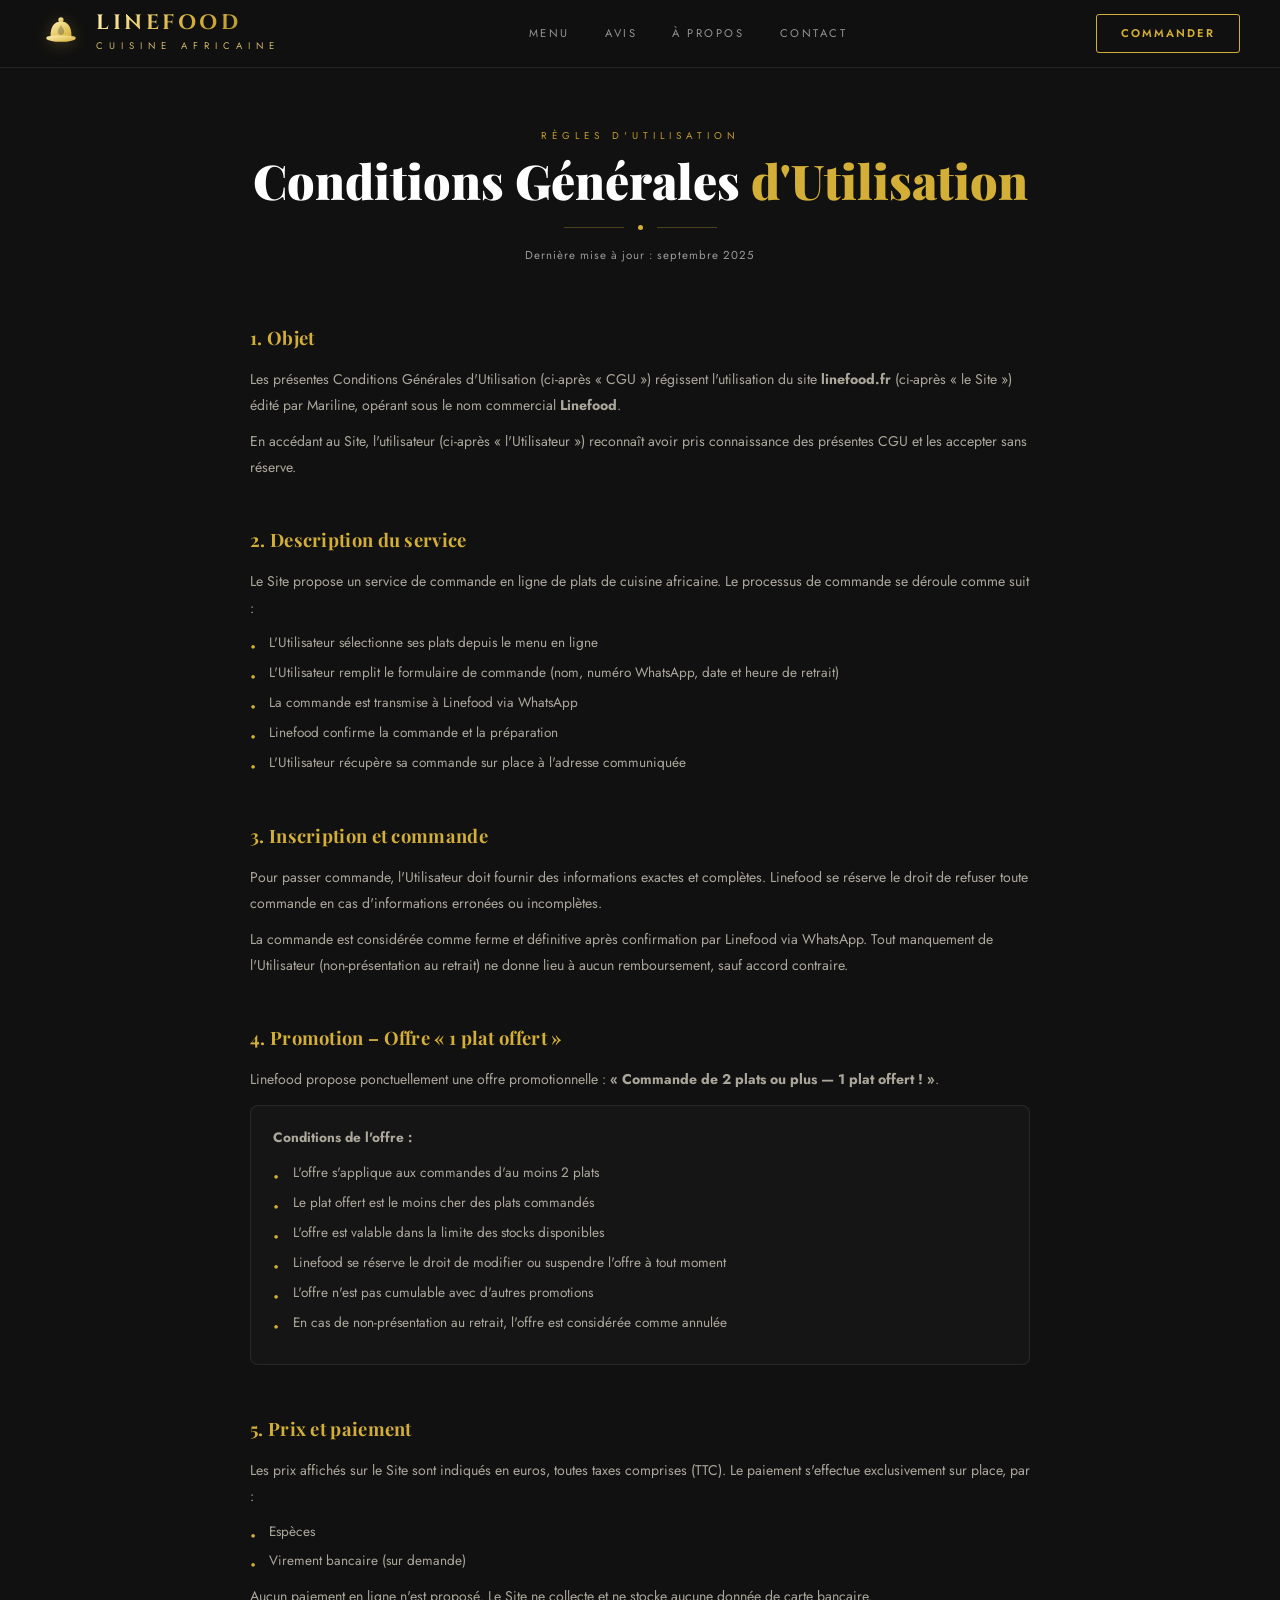
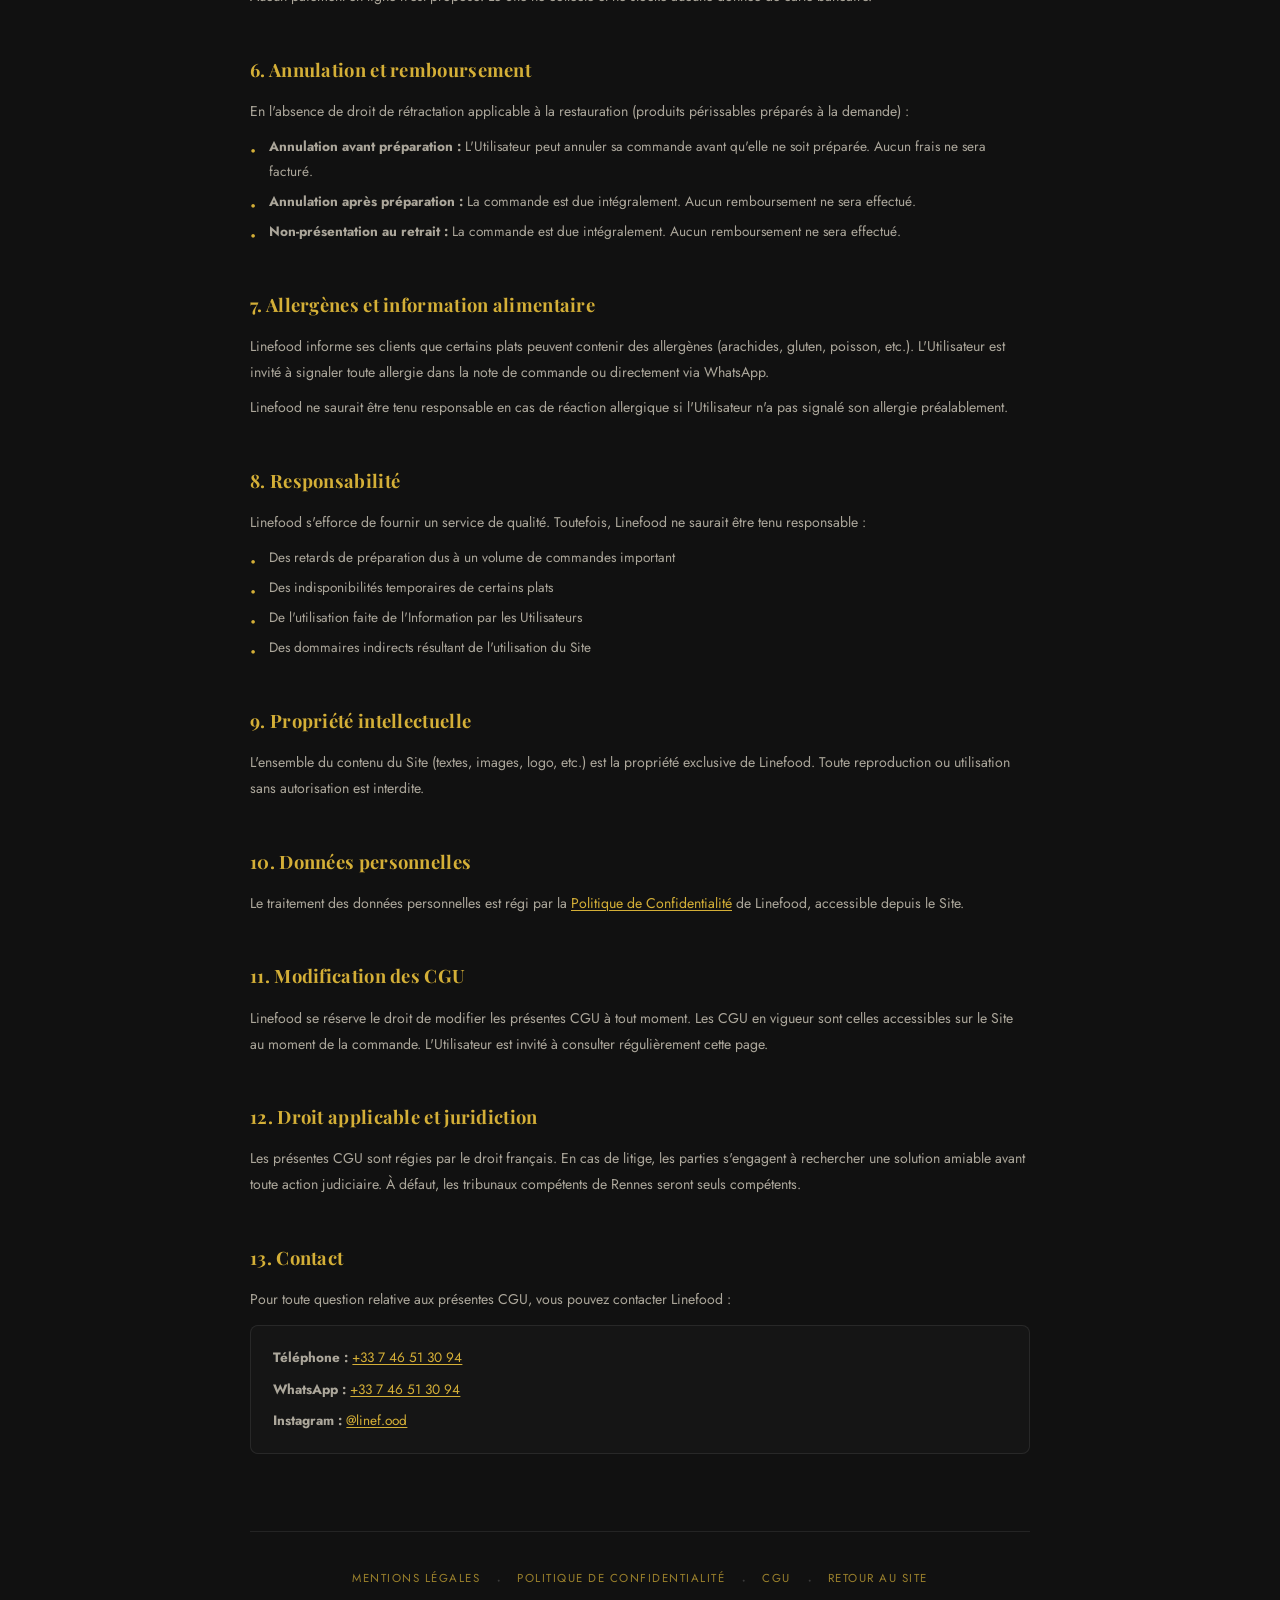
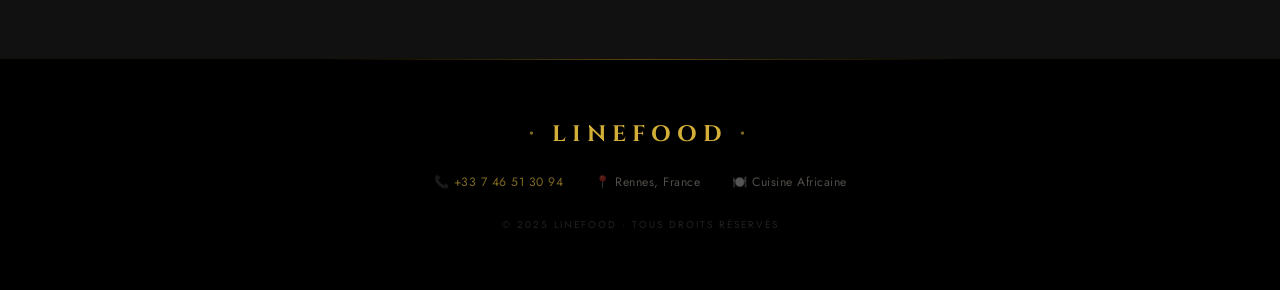
<file: fichier/cgu.html>
<!DOCTYPE html>
<html lang="fr">
<head>
  <meta charset="UTF-8" />
  <meta name="viewport" content="width=device-width, initial-scale=1.0" />
  <title>Conditions Générales d'Utilisation – Linefood</title>
  <meta name="description" content="Conditions Générales d'Utilisation du site Linefood – Cuisine africaine à Rennes." />
  <link rel="preconnect" href="https://fonts.googleapis.com" />
  <link rel="preconnect" href="https://fonts.gstatic.com" crossorigin />
  <link href="https://fonts.googleapis.com/css2?family=Playfair+Display:wght@400;700;900&family=Jost:wght@300;400;500;600&family=Cinzel:wght@400;700&display=swap" rel="stylesheet" />
  <link rel="stylesheet" href="style.css" />
  <link rel="icon" type="image/svg+xml" href="data:image/svg+xml,%3Csvg xmlns='http://www.w3.org/2000/svg' viewBox='0 0 36 36'%3E%3Cpath d='M18 4C18 4 10 8 10 18H26C26 8 18 4 18 4Z' fill='%23dfb840' opacity='0.9'/%3E%3Crect x='8' y='18' width='20' height='4' rx='2' fill='%23dfb840'/%3E%3Crect x='15' y='22' width='6' height='3' rx='1.5' fill='%23dfb840' opacity='0.7'/%3E%3Ccircle cx='18' cy='3.5' r='1.5' fill='%23f0d68a'/%3E%3C/svg%3E" />
</head>
<body>

  <!-- NAVBAR -->
  <nav id="navbar">
    <div class="logo-wrap">
      <div class="logo-bell">
        <svg viewBox="0 0 40 40" fill="none" xmlns="http://www.w3.org/2000/svg" aria-hidden="true">
          <defs>
            <linearGradient id="logoGrad" x1="0%" y1="0%" x2="100%" y2="100%">
              <stop offset="0%" stop-color="#FFF0B3"/>
              <stop offset="100%" stop-color="#D4AF37"/>
            </linearGradient>
          </defs>
          <path d="M20 4 A2.5 2.5 0 1 0 20 9 A2.5 2.5 0 1 0 20 4 Z" fill="url(#logoGrad)" />
          <path d="M10 22 C10 12 14 8 20 8 C26 8 30 12 30 22 Z" fill="url(#logoGrad)" />
          <path d="M6 24 C6 22.5 8 21.5 20 21.5 C32 21.5 34 22.5 34 24 C34 26 28 27.5 20 27.5 C12 27.5 6 26 6 24 Z" fill="url(#logoGrad)" />
          <path d="M17 18 C17 14 20 13 20 11 C20 13 23 14 23 18 C23 20 20 21 20 21 C20 21 17 20 17 18 Z" fill="#07111c" opacity="0.25" />
        </svg>
      </div>
      <div>
        <div class="logo-text">LINEFOOD</div>
        <span class="logo-sub">Cuisine Africaine</span>
      </div>
    </div>
    <div class="nav-links" id="navLinks">
      <a href="index.html#menu">Menu</a>
      <a href="index.html#avis">Avis</a>
      <a href="index.html#about">À propos</a>
      <a href="tel:+33746513094">Contact</a>
    </div>
    <a href="index.html#commander" class="nav-cta">Commander</a>
  </nav>

  <!-- CONTENT -->
  <section class="legal-section">
    <div class="legal-container">

      <div class="legal-header">
        <p class="sec-tag">Règles d'utilisation</p>
        <h1 class="sec-title">Conditions Générales <em>d'Utilisation</em></h1>
        <div class="title-ornament"><span></span><span class="dot"></span><span></span></div>
        <p class="legal-update">Dernière mise à jour : septembre 2025</p>
      </div>

      <div class="legal-content">

        <div class="legal-block">
          <h2>1. Objet</h2>
          <p>Les présentes Conditions Générales d'Utilisation (ci-après « CGU ») régissent l'utilisation du site <strong>linefood.fr</strong> (ci-après « le Site ») édité par Mariline, opérant sous le nom commercial <strong>Linefood</strong>.</p>
          <p>En accédant au Site, l'utilisateur (ci-après « l'Utilisateur ») reconnaît avoir pris connaissance des présentes CGU et les accepter sans réserve.</p>
        </div>

        <div class="legal-block">
          <h2>2. Description du service</h2>
          <p>Le Site propose un service de commande en ligne de plats de cuisine africaine. Le processus de commande se déroule comme suit :</p>
          <ul class="legal-list">
            <li>L'Utilisateur sélectionne ses plats depuis le menu en ligne</li>
            <li>L'Utilisateur remplit le formulaire de commande (nom, numéro WhatsApp, date et heure de retrait)</li>
            <li>La commande est transmise à Linefood via WhatsApp</li>
            <li>Linefood confirme la commande et la préparation</li>
            <li>L'Utilisateur récupère sa commande sur place à l'adresse communiquée</li>
          </ul>
        </div>

        <div class="legal-block">
          <h2>3. Inscription et commande</h2>
          <p>Pour passer commande, l'Utilisateur doit fournir des informations exactes et complètes. Linefood se réserve le droit de refuser toute commande en cas d'informations erronées ou incomplètes.</p>
          <p>La commande est considérée comme ferme et définitive après confirmation par Linefood via WhatsApp. Tout manquement de l'Utilisateur (non-présentation au retrait) ne donne lieu à aucun remboursement, sauf accord contraire.</p>
        </div>

        <div class="legal-block">
          <h2>4. Promotion – Offre « 1 plat offert »</h2>
          <p>Linefood propose ponctuellement une offre promotionnelle : <strong>« Commande de 2 plats ou plus — 1 plat offert ! »</strong>.</p>
          <div class="legal-card">
            <p><strong>Conditions de l'offre :</strong></p>
            <ul class="legal-list">
              <li>L'offre s'applique aux commandes d'au moins 2 plats</li>
              <li>Le plat offert est le moins cher des plats commandés</li>
              <li>L'offre est valable dans la limite des stocks disponibles</li>
              <li>Linefood se réserve le droit de modifier ou suspendre l'offre à tout moment</li>
              <li>L'offre n'est pas cumulable avec d'autres promotions</li>
              <li>En cas de non-présentation au retrait, l'offre est considérée comme annulée</li>
            </ul>
          </div>
        </div>

        <div class="legal-block">
          <h2>5. Prix et paiement</h2>
          <p>Les prix affichés sur le Site sont indiqués en euros, toutes taxes comprises (TTC). Le paiement s'effectue exclusivement sur place, par :</p>
          <ul class="legal-list">
            <li>Espèces</li>
            <li>Virement bancaire (sur demande)</li>
          </ul>
          <p>Aucun paiement en ligne n'est proposé. Le Site ne collecte et ne stocke aucune donnée de carte bancaire.</p>
        </div>

        <div class="legal-block">
          <h2>6. Annulation et remboursement</h2>
          <p>En l'absence de droit de rétractation applicable à la restauration (produits périssables préparés à la demande) :</p>
          <ul class="legal-list">
            <li><strong>Annulation avant préparation :</strong> L'Utilisateur peut annuler sa commande avant qu'elle ne soit préparée. Aucun frais ne sera facturé.</li>
            <li><strong>Annulation après préparation :</strong> La commande est due intégralement. Aucun remboursement ne sera effectué.</li>
            <li><strong>Non-présentation au retrait :</strong> La commande est due intégralement. Aucun remboursement ne sera effectué.</li>
          </ul>
        </div>

        <div class="legal-block">
          <h2>7. Allergènes et information alimentaire</h2>
          <p>Linefood informe ses clients que certains plats peuvent contenir des allergènes (arachides, gluten, poisson, etc.). L'Utilisateur est invité à signaler toute allergie dans la note de commande ou directement via WhatsApp.</p>
          <p>Linefood ne saurait être tenu responsable en cas de réaction allergique si l'Utilisateur n'a pas signalé son allergie préalablement.</p>
        </div>

        <div class="legal-block">
          <h2>8. Responsabilité</h2>
          <p>Linefood s'efforce de fournir un service de qualité. Toutefois, Linefood ne saurait être tenu responsable :</p>
          <ul class="legal-list">
            <li>Des retards de préparation dus à un volume de commandes important</li>
            <li>Des indisponibilités temporaires de certains plats</li>
            <li>De l'utilisation faite de l'Information par les Utilisateurs</li>
            <li>Des dommaires indirects résultant de l'utilisation du Site</li>
          </ul>
        </div>

        <div class="legal-block">
          <h2>9. Propriété intellectuelle</h2>
          <p>L'ensemble du contenu du Site (textes, images, logo, etc.) est la propriété exclusive de Linefood. Toute reproduction ou utilisation sans autorisation est interdite.</p>
        </div>

        <div class="legal-block">
          <h2>10. Données personnelles</h2>
          <p>Le traitement des données personnelles est régi par la <a href="politique-confidentialite.html">Politique de Confidentialité</a> de Linefood, accessible depuis le Site.</p>
        </div>

        <div class="legal-block">
          <h2>11. Modification des CGU</h2>
          <p>Linefood se réserve le droit de modifier les présentes CGU à tout moment. Les CGU en vigueur sont celles accessibles sur le Site au moment de la commande. L'Utilisateur est invité à consulter régulièrement cette page.</p>
        </div>

        <div class="legal-block">
          <h2>12. Droit applicable et juridiction</h2>
          <p>Les présentes CGU sont régies par le droit français. En cas de litige, les parties s'engagent à rechercher une solution amiable avant toute action judiciaire. À défaut, les tribunaux compétents de Rennes seront seuls compétents.</p>
        </div>

        <div class="legal-block">
          <h2>13. Contact</h2>
          <p>Pour toute question relative aux présentes CGU, vous pouvez contacter Linefood :</p>
          <div class="legal-card">
            <p><strong>Téléphone :</strong> <a href="tel:+33746513094">+33 7 46 51 30 94</a></p>
            <p><strong>WhatsApp :</strong> <a href="https://api.whatsapp.com/send?phone=33746513094" target="_blank" rel="noopener">+33 7 46 51 30 94</a></p>
            <p><strong>Instagram :</strong> <a href="https://www.instagram.com/linef.ood" target="_blank" rel="noopener">@linef.ood</a></p>
          </div>
        </div>

      </div>

      <div class="legal-footer-links">
        <a href="mentions-legales.html">Mentions Légales</a>
        <span class="legal-sep">·</span>
        <a href="politique-confidentialite.html">Politique de Confidentialité</a>
        <span class="legal-sep">·</span>
        <a href="cgu.html">CGU</a>
        <span class="legal-sep">·</span>
        <a href="index.html">Retour au site</a>
      </div>

    </div>
  </section>

  <!-- FOOTER -->
  <footer>
    <div class="footer-logo">LINEFOOD</div>
    <div class="footer-info">
      <span>📞 <a href="tel:+33746513094">+33 7 46 51 30 94</a></span>
      <span>📍 Rennes, France</span>
      <span>🍽️ Cuisine Africaine</span>
    </div>
    <p class="footer-copy">© 2025 Linefood · Tous droits réservés</p>
  </footer>

</body>
</html>
</file>
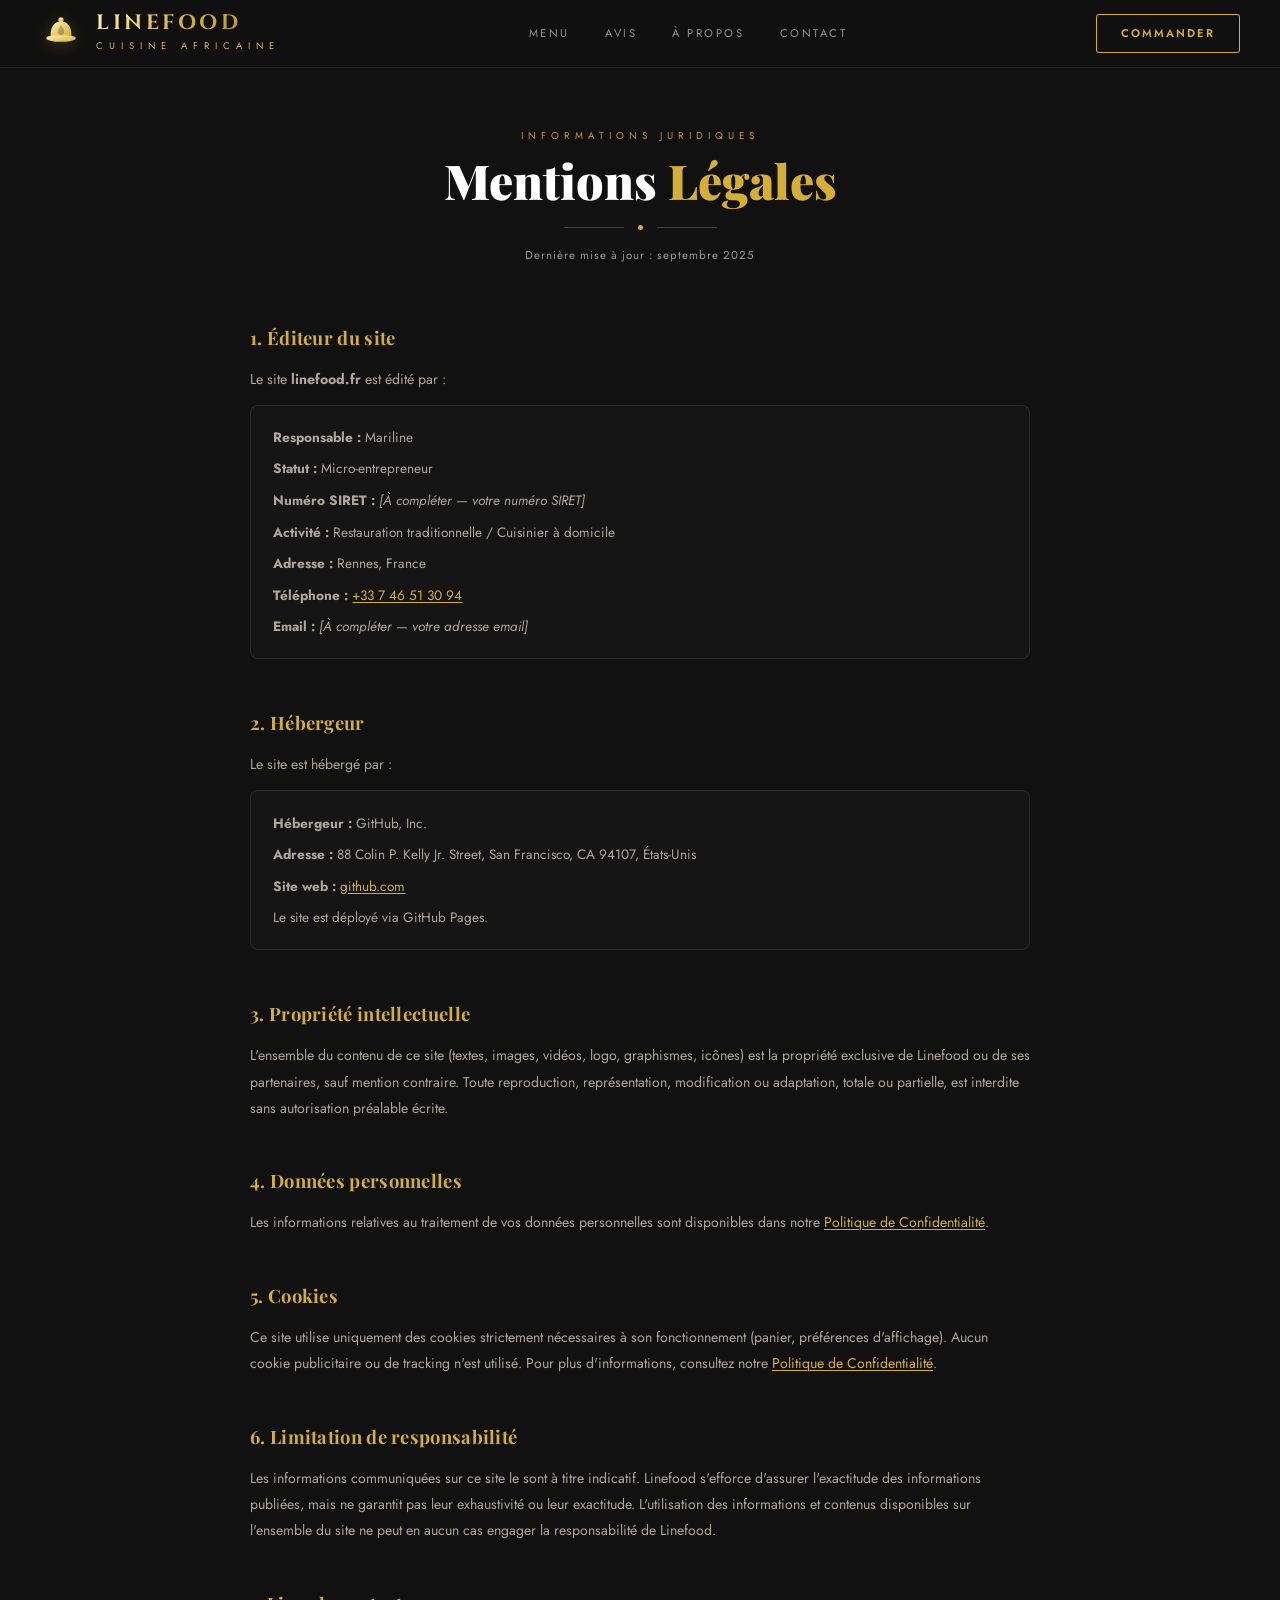
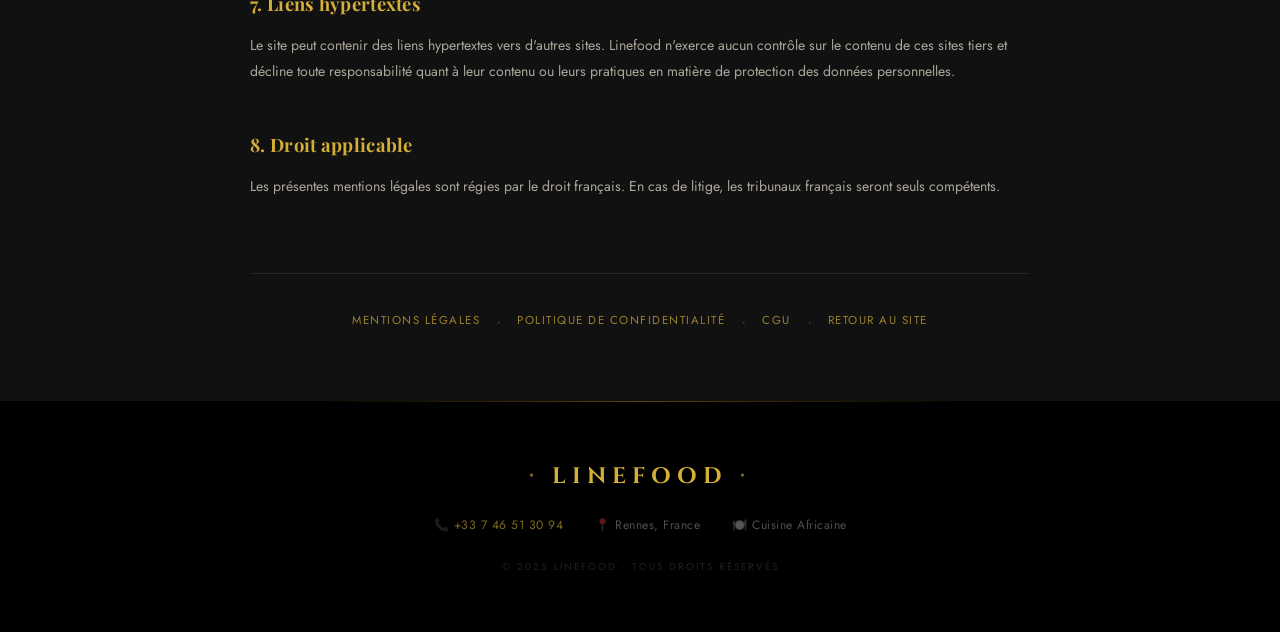
<file: fichier/mentions-legales.html>
<!DOCTYPE html>
<html lang="fr">
<head>
  <meta charset="UTF-8" />
  <meta name="viewport" content="width=device-width, initial-scale=1.0" />
  <title>Mentions Légales – Linefood</title>
  <meta name="description" content="Mentions légales du site Linefood – Cuisine africaine à Rennes." />
  <link rel="preconnect" href="https://fonts.googleapis.com" />
  <link rel="preconnect" href="https://fonts.gstatic.com" crossorigin />
  <link href="https://fonts.googleapis.com/css2?family=Playfair+Display:wght@400;700;900&family=Jost:wght@300;400;500;600&family=Cinzel:wght@400;700&display=swap" rel="stylesheet" />
  <link rel="stylesheet" href="style.css" />
  <link rel="icon" type="image/svg+xml" href="data:image/svg+xml,%3Csvg xmlns='http://www.w3.org/2000/svg' viewBox='0 0 36 36'%3E%3Cpath d='M18 4C18 4 10 8 10 18H26C26 8 18 4 18 4Z' fill='%23dfb840' opacity='0.9'/%3E%3Crect x='8' y='18' width='20' height='4' rx='2' fill='%23dfb840'/%3E%3Crect x='15' y='22' width='6' height='3' rx='1.5' fill='%23dfb840' opacity='0.7'/%3E%3Ccircle cx='18' cy='3.5' r='1.5' fill='%23f0d68a'/%3E%3C/svg%3E" />
</head>
<body>

  <!-- NAVBAR -->
  <nav id="navbar">
    <div class="logo-wrap">
      <div class="logo-bell">
        <svg viewBox="0 0 40 40" fill="none" xmlns="http://www.w3.org/2000/svg" aria-hidden="true">
          <defs>
            <linearGradient id="logoGrad" x1="0%" y1="0%" x2="100%" y2="100%">
              <stop offset="0%" stop-color="#FFF0B3"/>
              <stop offset="100%" stop-color="#D4AF37"/>
            </linearGradient>
          </defs>
          <path d="M20 4 A2.5 2.5 0 1 0 20 9 A2.5 2.5 0 1 0 20 4 Z" fill="url(#logoGrad)" />
          <path d="M10 22 C10 12 14 8 20 8 C26 8 30 12 30 22 Z" fill="url(#logoGrad)" />
          <path d="M6 24 C6 22.5 8 21.5 20 21.5 C32 21.5 34 22.5 34 24 C34 26 28 27.5 20 27.5 C12 27.5 6 26 6 24 Z" fill="url(#logoGrad)" />
          <path d="M17 18 C17 14 20 13 20 11 C20 13 23 14 23 18 C23 20 20 21 20 21 C20 21 17 20 17 18 Z" fill="#07111c" opacity="0.25" />
        </svg>
      </div>
      <div>
        <div class="logo-text">LINEFOOD</div>
        <span class="logo-sub">Cuisine Africaine</span>
      </div>
    </div>
    <div class="nav-links" id="navLinks">
      <a href="index.html#menu">Menu</a>
      <a href="index.html#avis">Avis</a>
      <a href="index.html#about">À propos</a>
      <a href="tel:+33746513094">Contact</a>
    </div>
    <a href="index.html#commander" class="nav-cta">Commander</a>
  </nav>

  <!-- CONTENT -->
  <section class="legal-section">
    <div class="legal-container">

      <div class="legal-header">
        <p class="sec-tag">Informations juridiques</p>
        <h1 class="sec-title">Mentions <em>Légales</em></h1>
        <div class="title-ornament"><span></span><span class="dot"></span><span></span></div>
        <p class="legal-update">Dernière mise à jour : septembre 2025</p>
      </div>

      <div class="legal-content">

        <div class="legal-block">
          <h2>1. Éditeur du site</h2>
          <p>Le site <strong>linefood.fr</strong> est édité par :</p>
          <div class="legal-card">
            <p><strong>Responsable :</strong> Mariline</p>
            <p><strong>Statut :</strong> Micro-entrepreneur</p>
            <p><strong>Numéro SIRET :</strong> <em>[À compléter — votre numéro SIRET]</em></p>
            <p><strong>Activité :</strong> Restauration traditionnelle / Cuisinier à domicile</p>
            <p><strong>Adresse :</strong> Rennes, France</p>
            <p><strong>Téléphone :</strong> <a href="tel:+33746513094">+33 7 46 51 30 94</a></p>
            <p><strong>Email :</strong> <em>[À compléter — votre adresse email]</em></p>
          </div>
        </div>

        <div class="legal-block">
          <h2>2. Hébergeur</h2>
          <p>Le site est hébergé par :</p>
          <div class="legal-card">
            <p><strong>Hébergeur :</strong> GitHub, Inc.</p>
            <p><strong>Adresse :</strong> 88 Colin P. Kelly Jr. Street, San Francisco, CA 94107, États-Unis</p>
            <p><strong>Site web :</strong> <a href="https://github.com" target="_blank" rel="noopener">github.com</a></p>
            <p>Le site est déployé via GitHub Pages.</p>
          </div>
        </div>

        <div class="legal-block">
          <h2>3. Propriété intellectuelle</h2>
          <p>L'ensemble du contenu de ce site (textes, images, vidéos, logo, graphismes, icônes) est la propriété exclusive de Linefood ou de ses partenaires, sauf mention contraire. Toute reproduction, représentation, modification ou adaptation, totale ou partielle, est interdite sans autorisation préalable écrite.</p>
        </div>

        <div class="legal-block">
          <h2>4. Données personnelles</h2>
          <p>Les informations relatives au traitement de vos données personnelles sont disponibles dans notre <a href="politique-confidentialite.html">Politique de Confidentialité</a>.</p>
        </div>

        <div class="legal-block">
          <h2>5. Cookies</h2>
          <p>Ce site utilise uniquement des cookies strictement nécessaires à son fonctionnement (panier, préférences d'affichage). Aucun cookie publicitaire ou de tracking n'est utilisé. Pour plus d'informations, consultez notre <a href="politique-confidentialite.html">Politique de Confidentialité</a>.</p>
        </div>

        <div class="legal-block">
          <h2>6. Limitation de responsabilité</h2>
          <p>Les informations communiquées sur ce site le sont à titre indicatif. Linefood s'efforce d'assurer l'exactitude des informations publiées, mais ne garantit pas leur exhaustivité ou leur exactitude. L'utilisation des informations et contenus disponibles sur l'ensemble du site ne peut en aucun cas engager la responsabilité de Linefood.</p>
        </div>

        <div class="legal-block">
          <h2>7. Liens hypertextes</h2>
          <p>Le site peut contenir des liens hypertextes vers d'autres sites. Linefood n'exerce aucun contrôle sur le contenu de ces sites tiers et décline toute responsabilité quant à leur contenu ou leurs pratiques en matière de protection des données personnelles.</p>
        </div>

        <div class="legal-block">
          <h2>8. Droit applicable</h2>
          <p>Les présentes mentions légales sont régies par le droit français. En cas de litige, les tribunaux français seront seuls compétents.</p>
        </div>

      </div>

      <div class="legal-footer-links">
        <a href="mentions-legales.html">Mentions Légales</a>
        <span class="legal-sep">·</span>
        <a href="politique-confidentialite.html">Politique de Confidentialité</a>
        <span class="legal-sep">·</span>
        <a href="cgu.html">CGU</a>
        <span class="legal-sep">·</span>
        <a href="index.html">Retour au site</a>
      </div>

    </div>
  </section>

  <!-- FOOTER -->
  <footer>
    <div class="footer-logo">LINEFOOD</div>
    <div class="footer-info">
      <span>📞 <a href="tel:+33746513094">+33 7 46 51 30 94</a></span>
      <span>📍 Rennes, France</span>
      <span>🍽️ Cuisine Africaine</span>
    </div>
    <p class="footer-copy">© 2025 Linefood · Tous droits réservés</p>
  </footer>

</body>
</html>
</file>
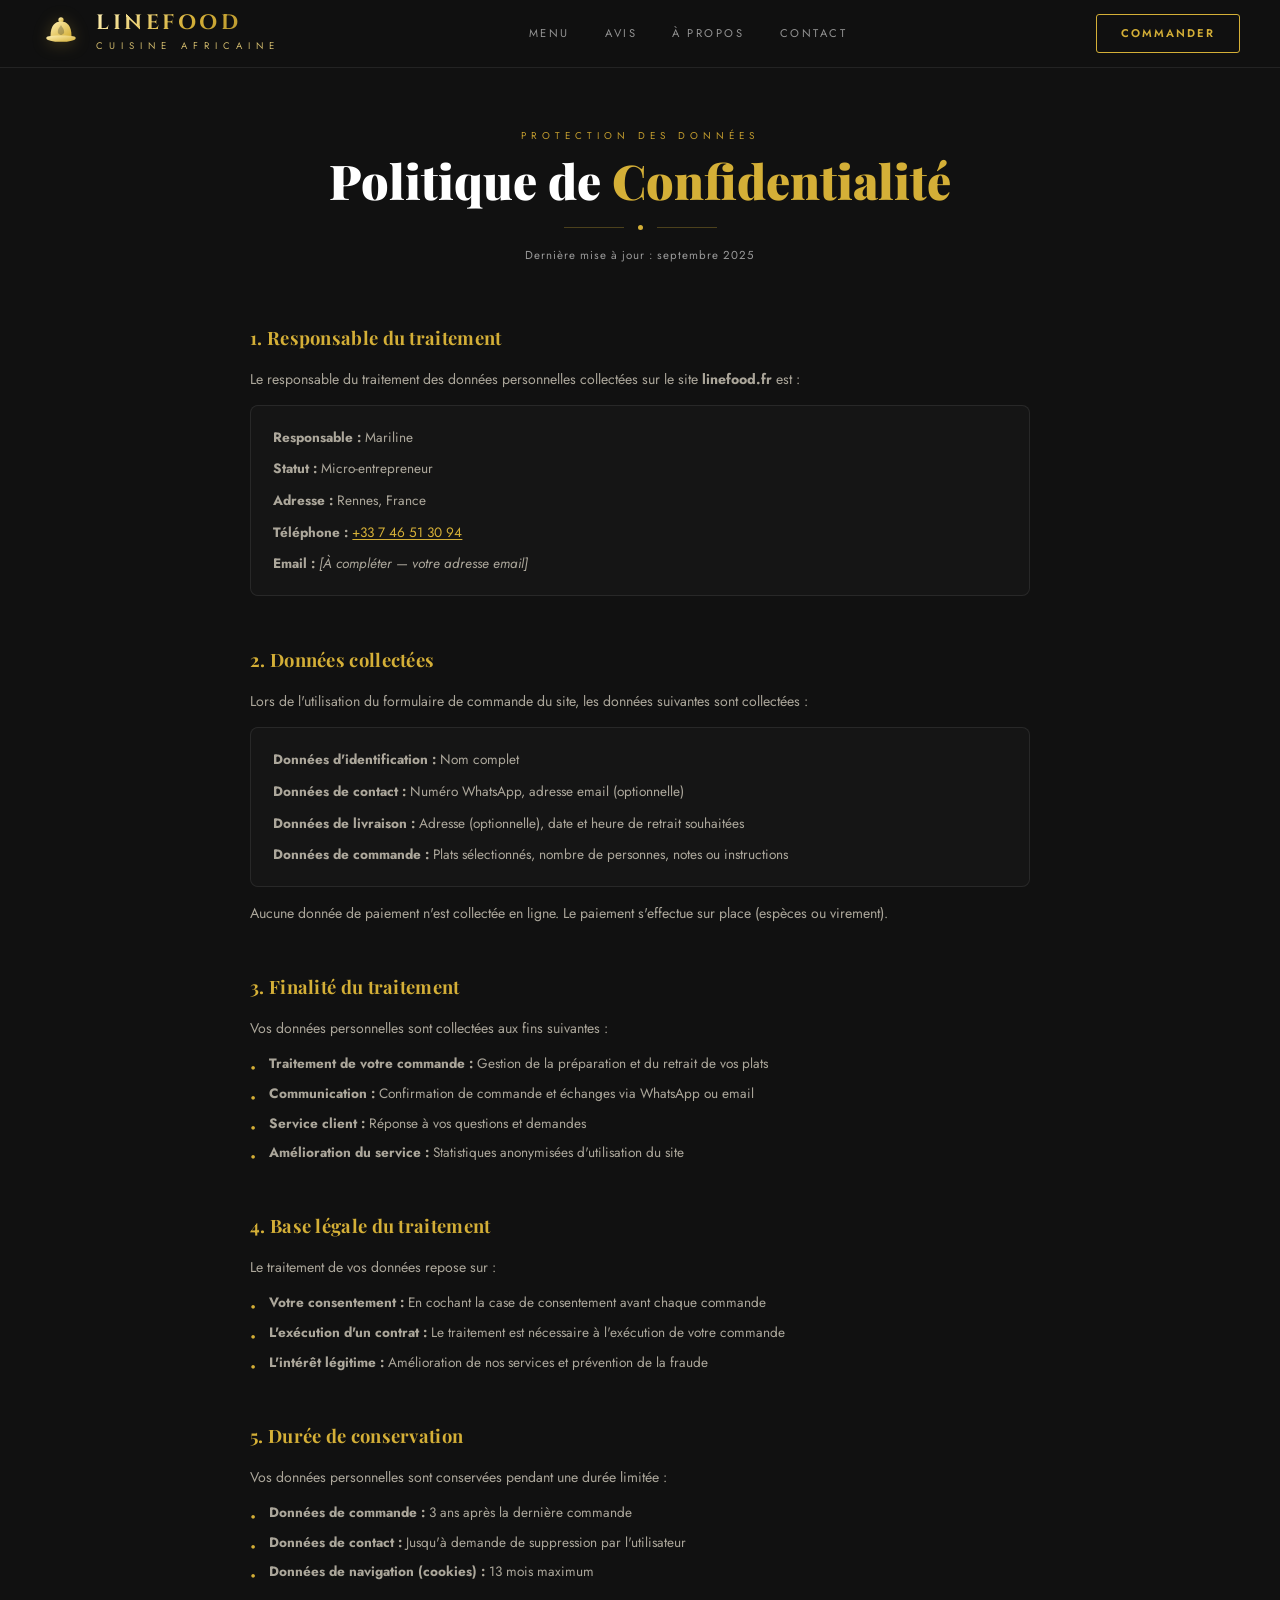
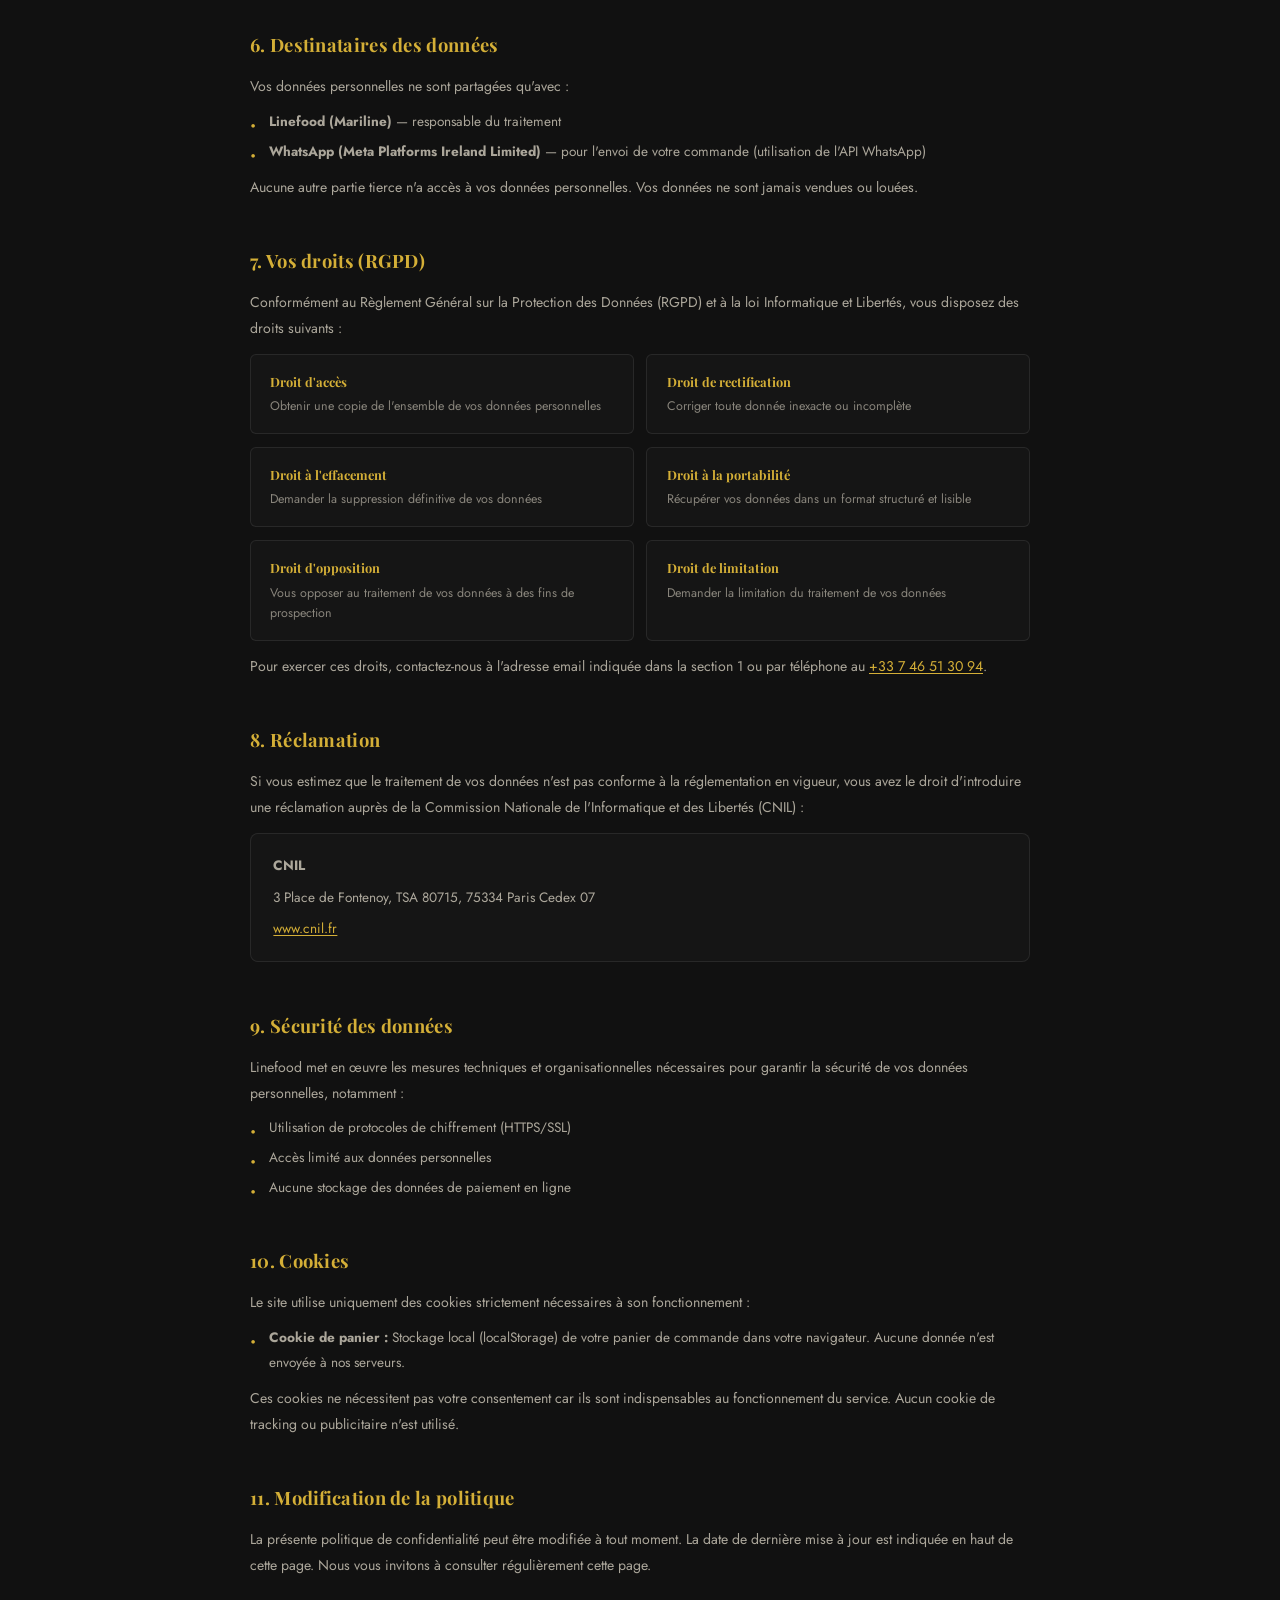
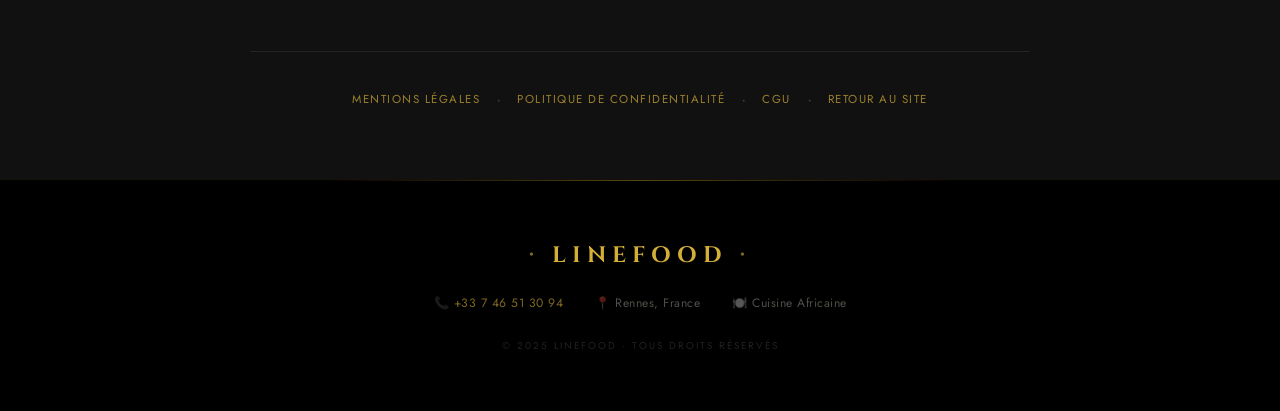
<file: fichier/politique-confidentialite.html>
<!DOCTYPE html>
<html lang="fr">
<head>
  <meta charset="UTF-8" />
  <meta name="viewport" content="width=device-width, initial-scale=1.0" />
  <title>Politique de Confidentialité – Linefood</title>
  <meta name="description" content="Politique de confidentialité et protection des données personnelles (RGPD) du site Linefood – Cuisine africaine à Rennes." />
  <link rel="preconnect" href="https://fonts.googleapis.com" />
  <link rel="preconnect" href="https://fonts.gstatic.com" crossorigin />
  <link href="https://fonts.googleapis.com/css2?family=Playfair+Display:wght@400;700;900&family=Jost:wght@300;400;500;600&family=Cinzel:wght@400;700&display=swap" rel="stylesheet" />
  <link rel="stylesheet" href="style.css" />
  <link rel="icon" type="image/svg+xml" href="data:image/svg+xml,%3Csvg xmlns='http://www.w3.org/2000/svg' viewBox='0 0 36 36'%3E%3Cpath d='M18 4C18 4 10 8 10 18H26C26 8 18 4 18 4Z' fill='%23dfb840' opacity='0.9'/%3E%3Crect x='8' y='18' width='20' height='4' rx='2' fill='%23dfb840'/%3E%3Crect x='15' y='22' width='6' height='3' rx='1.5' fill='%23dfb840' opacity='0.7'/%3E%3Ccircle cx='18' cy='3.5' r='1.5' fill='%23f0d68a'/%3E%3C/svg%3E" />
</head>
<body>

  <!-- NAVBAR -->
  <nav id="navbar">
    <div class="logo-wrap">
      <div class="logo-bell">
        <svg viewBox="0 0 40 40" fill="none" xmlns="http://www.w3.org/2000/svg" aria-hidden="true">
          <defs>
            <linearGradient id="logoGrad" x1="0%" y1="0%" x2="100%" y2="100%">
              <stop offset="0%" stop-color="#FFF0B3"/>
              <stop offset="100%" stop-color="#D4AF37"/>
            </linearGradient>
          </defs>
          <path d="M20 4 A2.5 2.5 0 1 0 20 9 A2.5 2.5 0 1 0 20 4 Z" fill="url(#logoGrad)" />
          <path d="M10 22 C10 12 14 8 20 8 C26 8 30 12 30 22 Z" fill="url(#logoGrad)" />
          <path d="M6 24 C6 22.5 8 21.5 20 21.5 C32 21.5 34 22.5 34 24 C34 26 28 27.5 20 27.5 C12 27.5 6 26 6 24 Z" fill="url(#logoGrad)" />
          <path d="M17 18 C17 14 20 13 20 11 C20 13 23 14 23 18 C23 20 20 21 20 21 C20 21 17 20 17 18 Z" fill="#07111c" opacity="0.25" />
        </svg>
      </div>
      <div>
        <div class="logo-text">LINEFOOD</div>
        <span class="logo-sub">Cuisine Africaine</span>
      </div>
    </div>
    <div class="nav-links" id="navLinks">
      <a href="index.html#menu">Menu</a>
      <a href="index.html#avis">Avis</a>
      <a href="index.html#about">À propos</a>
      <a href="tel:+33746513094">Contact</a>
    </div>
    <a href="index.html#commander" class="nav-cta">Commander</a>
  </nav>

  <!-- CONTENT -->
  <section class="legal-section">
    <div class="legal-container">

      <div class="legal-header">
        <p class="sec-tag">Protection des données</p>
        <h1 class="sec-title">Politique de <em>Confidentialité</em></h1>
        <div class="title-ornament"><span></span><span class="dot"></span><span></span></div>
        <p class="legal-update">Dernière mise à jour : septembre 2025</p>
      </div>

      <div class="legal-content">

        <div class="legal-block">
          <h2>1. Responsable du traitement</h2>
          <p>Le responsable du traitement des données personnelles collectées sur le site <strong>linefood.fr</strong> est :</p>
          <div class="legal-card">
            <p><strong>Responsable :</strong> Mariline</p>
            <p><strong>Statut :</strong> Micro-entrepreneur</p>
            <p><strong>Adresse :</strong> Rennes, France</p>
            <p><strong>Téléphone :</strong> <a href="tel:+33746513094">+33 7 46 51 30 94</a></p>
            <p><strong>Email :</strong> <em>[À compléter — votre adresse email]</em></p>
          </div>
        </div>

        <div class="legal-block">
          <h2>2. Données collectées</h2>
          <p>Lors de l'utilisation du formulaire de commande du site, les données suivantes sont collectées :</p>
          <div class="legal-card">
            <p><strong>Données d'identification :</strong> Nom complet</p>
            <p><strong>Données de contact :</strong> Numéro WhatsApp, adresse email (optionnelle)</p>
            <p><strong>Données de livraison :</strong> Adresse (optionnelle), date et heure de retrait souhaitées</p>
            <p><strong>Données de commande :</strong> Plats sélectionnés, nombre de personnes, notes ou instructions</p>
          </div>
          <p>Aucune donnée de paiement n'est collectée en ligne. Le paiement s'effectue sur place (espèces ou virement).</p>
        </div>

        <div class="legal-block">
          <h2>3. Finalité du traitement</h2>
          <p>Vos données personnelles sont collectées aux fins suivantes :</p>
          <ul class="legal-list">
            <li><strong>Traitement de votre commande :</strong> Gestion de la préparation et du retrait de vos plats</li>
            <li><strong>Communication :</strong> Confirmation de commande et échanges via WhatsApp ou email</li>
            <li><strong>Service client :</strong> Réponse à vos questions et demandes</li>
            <li><strong>Amélioration du service :</strong> Statistiques anonymisées d'utilisation du site</li>
          </ul>
        </div>

        <div class="legal-block">
          <h2>4. Base légale du traitement</h2>
          <p>Le traitement de vos données repose sur :</p>
          <ul class="legal-list">
            <li><strong>Votre consentement :</strong> En cochant la case de consentement avant chaque commande</li>
            <li><strong>L'exécution d'un contrat :</strong> Le traitement est nécessaire à l'exécution de votre commande</li>
            <li><strong>L'intérêt légitime :</strong> Amélioration de nos services et prévention de la fraude</li>
          </ul>
        </div>

        <div class="legal-block">
          <h2>5. Durée de conservation</h2>
          <p>Vos données personnelles sont conservées pendant une durée limitée :</p>
          <ul class="legal-list">
            <li><strong>Données de commande :</strong> 3 ans après la dernière commande</li>
            <li><strong>Données de contact :</strong> Jusqu'à demande de suppression par l'utilisateur</li>
            <li><strong>Données de navigation (cookies) :</strong> 13 mois maximum</li>
          </ul>
        </div>

        <div class="legal-block">
          <h2>6. Destinataires des données</h2>
          <p>Vos données personnelles ne sont partagées qu'avec :</p>
          <ul class="legal-list">
            <li><strong>Linefood (Mariline)</strong> — responsable du traitement</li>
            <li><strong>WhatsApp (Meta Platforms Ireland Limited)</strong> — pour l'envoi de votre commande (utilisation de l'API WhatsApp)</li>
          </ul>
          <p>Aucune autre partie tierce n'a accès à vos données personnelles. Vos données ne sont jamais vendues ou louées.</p>
        </div>

        <div class="legal-block">
          <h2>7. Vos droits (RGPD)</h2>
          <p>Conformément au Règlement Général sur la Protection des Données (RGPD) et à la loi Informatique et Libertés, vous disposez des droits suivants :</p>
          <div class="legal-rights">
            <div class="right-item">
              <strong>Droit d'accès</strong>
              <p>Obtenir une copie de l'ensemble de vos données personnelles</p>
            </div>
            <div class="right-item">
              <strong>Droit de rectification</strong>
              <p>Corriger toute donnée inexacte ou incomplète</p>
            </div>
            <div class="right-item">
              <strong>Droit à l'effacement</strong>
              <p>Demander la suppression définitive de vos données</p>
            </div>
            <div class="right-item">
              <strong>Droit à la portabilité</strong>
              <p>Récupérer vos données dans un format structuré et lisible</p>
            </div>
            <div class="right-item">
              <strong>Droit d'opposition</strong>
              <p>Vous opposer au traitement de vos données à des fins de prospection</p>
            </div>
            <div class="right-item">
              <strong>Droit de limitation</strong>
              <p>Demander la limitation du traitement de vos données</p>
            </div>
          </div>
          <p>Pour exercer ces droits, contactez-nous à l'adresse email indiquée dans la section 1 ou par téléphone au <a href="tel:+33746513094">+33 7 46 51 30 94</a>.</p>
        </div>

        <div class="legal-block">
          <h2>8. Réclamation</h2>
          <p>Si vous estimez que le traitement de vos données n'est pas conforme à la réglementation en vigueur, vous avez le droit d'introduire une réclamation auprès de la Commission Nationale de l'Informatique et des Libertés (CNIL) :</p>
          <div class="legal-card">
            <p><strong>CNIL</strong></p>
            <p>3 Place de Fontenoy, TSA 80715, 75334 Paris Cedex 07</p>
            <p><a href="https://www.cnil.fr" target="_blank" rel="noopener">www.cnil.fr</a></p>
          </div>
        </div>

        <div class="legal-block">
          <h2>9. Sécurité des données</h2>
          <p>Linefood met en œuvre les mesures techniques et organisationnelles nécessaires pour garantir la sécurité de vos données personnelles, notamment :</p>
          <ul class="legal-list">
            <li>Utilisation de protocoles de chiffrement (HTTPS/SSL)</li>
            <li>Accès limité aux données personnelles</li>
            <li>Aucune stockage des données de paiement en ligne</li>
          </ul>
        </div>

        <div class="legal-block">
          <h2>10. Cookies</h2>
          <p>Le site utilise uniquement des cookies strictement nécessaires à son fonctionnement :</p>
          <ul class="legal-list">
            <li><strong>Cookie de panier :</strong> Stockage local (localStorage) de votre panier de commande dans votre navigateur. Aucune donnée n'est envoyée à nos serveurs.</li>
          </ul>
          <p>Ces cookies ne nécessitent pas votre consentement car ils sont indispensables au fonctionnement du service. Aucun cookie de tracking ou publicitaire n'est utilisé.</p>
        </div>

        <div class="legal-block">
          <h2>11. Modification de la politique</h2>
          <p>La présente politique de confidentialité peut être modifiée à tout moment. La date de dernière mise à jour est indiquée en haut de cette page. Nous vous invitons à consulter régulièrement cette page.</p>
        </div>

      </div>

      <div class="legal-footer-links">
        <a href="mentions-legales.html">Mentions Légales</a>
        <span class="legal-sep">·</span>
        <a href="politique-confidentialite.html">Politique de Confidentialité</a>
        <span class="legal-sep">·</span>
        <a href="cgu.html">CGU</a>
        <span class="legal-sep">·</span>
        <a href="index.html">Retour au site</a>
      </div>

    </div>
  </section>

  <!-- FOOTER -->
  <footer>
    <div class="footer-logo">LINEFOOD</div>
    <div class="footer-info">
      <span>📞 <a href="tel:+33746513094">+33 7 46 51 30 94</a></span>
      <span>📍 Rennes, France</span>
      <span>🍽️ Cuisine Africaine</span>
    </div>
    <p class="footer-copy">© 2025 Linefood · Tous droits réservés</p>
  </footer>

</body>
</html>
</file>
<file: fichier/style.css>
/* ============================================================
   Linefood – style.css
   Palette : Navy #07111c · Gold #c9a84c · Rust #a84c2a
   ============================================================ */

*, *::before, *::after {
  margin: 0; padding: 0; box-sizing: border-box;
}

:root {
  --navy:        #111111;
  --navy2:       #181818;
  --navy3:       #0A0A0A;
  --gold:        #D4AF37;
  --gold2:       #F2D77D;
  --gold-dim:    rgba(212,175,55,0.12);
  --rust:        #D4AF37;
  --rust2:       #C19B2E;
  --cream:       #FDFBF7;
  --text:        #EAEAEA;
  --text-muted:  #999999;
  --border:      rgba(255,255,255,0.08);
  --border-mid:  rgba(212,175,55,0.2);
  --nav-h:       68px;
}

html { scroll-behavior: smooth; }

body {
  font-family: 'Jost', sans-serif;
  font-size: 18px;
  background: var(--navy);
  color: var(--text);
  overflow-x: hidden;
  line-height: 1.7;
  -webkit-font-smoothing: antialiased;
}

a { color: inherit; text-decoration: none; }
img { display: block; max-width: 100%; }
button { font-family: inherit; cursor: pointer; }

.container {
  max-width: 1140px;
  margin: 0 auto;
  padding: 0 2rem;
}

/* ══════════════════════════════════════════════
   NAVIGATION
══════════════════════════════════════════════ */
#navbar {
  position: fixed; top: 0; width: 100%;
  z-index: 200; height: var(--nav-h);
  padding: 0 2.5rem;
  display: flex; align-items: center;
  justify-content: space-between;
  background: rgba(17,17,17,0.92);
  border-bottom: 1px solid var(--border);
  backdrop-filter: blur(18px) saturate(140%);
  -webkit-backdrop-filter: blur(18px) saturate(140%);
  transition: background 0.4s;
}

/* Logo */
.logo-wrap {
  display: flex; align-items: center; gap: 14px;
  flex-shrink: 0;
}
.logo-bell { width: 42px; height: 42px; flex-shrink: 0; }
.logo-bell svg { 
  width: 100%; height: 100%; 
  filter: drop-shadow(0 2px 8px rgba(212,175,55,0.25)); 
}
.logo-text {
  font-family: 'Cinzel', serif;
  font-size: 1.3rem; font-weight: 700;
  background: linear-gradient(135deg, #FFF0B3 0%, #D4AF37 50%, #AA8A2A 100%);
  -webkit-background-clip: text;
  -webkit-text-fill-color: transparent;
  letter-spacing: 3.5px; line-height: 1;
}
.logo-sub {
  font-family: 'Jost', sans-serif;
  font-size: 0.6rem; color: var(--gold2);
  letter-spacing: 6px; text-transform: uppercase;
  display: block; margin-top: 4px; opacity: 0.85;
}

/* Nav links */
.nav-links {
  display: flex; gap: 2.2rem;
}
.nav-links a {
  font-size: 0.7rem; letter-spacing: 2.5px;
  text-transform: uppercase; color: var(--text);
  opacity: 0.6; transition: opacity 0.25s, color 0.25s;
  position: relative;
}
.nav-links a::after {
  content: ''; position: absolute;
  bottom: -3px; left: 0;
  width: 0; height: 1px;
  background: var(--gold); transition: width 0.3s;
}
.nav-links a:hover { opacity: 1; color: var(--gold); }
.nav-links a:hover::after { width: 100%; }

.nav-cta {
  background: transparent; color: var(--gold);
  padding: 9px 24px; border: 1px solid var(--gold);
  border-radius: 3px; font-size: 0.7rem; font-weight: 600;
  letter-spacing: 2px; text-transform: uppercase;
  transition: background 0.25s, color 0.25s, box-shadow 0.25s;
}
.nav-cta:hover {
  background: var(--gold); color: var(--navy);
  box-shadow: 0 0 24px rgba(201,168,76,0.25);
}

.burger {
  display: none; flex-direction: column; gap: 6px;
  background: none; border: none; cursor: pointer; padding: 4px;
}
.burger span {
  display: block; width: 22px; height: 1.5px;
  background: var(--gold); transition: transform 0.3s, opacity 0.3s;
}
.burger.open span:nth-child(1) { transform: translateY(7.5px) rotate(45deg); }
.burger.open span:nth-child(2) { opacity: 0; }
.burger.open span:nth-child(3) { transform: translateY(-7.5px) rotate(-45deg); }

/* ══════════════════════════════════════════════
   HERO
══════════════════════════════════════════════ */
.hero {
  min-height: 100vh;
  min-height: 100dvh;
  display: flex; align-items: center; justify-content: center;
  text-align: center; padding: 8rem 2rem 5rem;
  position: relative; overflow: hidden;
}
.hero-bg {
  position: absolute; inset: 0;
  background-size: cover;
  background-position: center center;
  z-index: 0;
  animation: heroZoom 10s ease-in-out infinite alternate;
}

@keyframes heroZoom {
  from { transform: scale(1.15); }
  to { transform: scale(1.0); }
}

.hero-overlay {
  position: absolute; inset: 0; z-index: 1; pointer-events: none;
  background:
    linear-gradient(to top, rgba(17,17,17,0.85) 0%, rgba(17,17,17,0.2) 60%, transparent 100%),
    linear-gradient(to right, rgba(17,17,17,0.4) 0%, transparent 50%);
}

.hero-content { position: relative; z-index: 2; max-width: 780px; margin: 0 auto; }

.hero-tag {
  font-family: 'Cormorant Garamond', serif;
  display: inline-flex; align-items: center; gap: 12px;
  border: 1px solid rgba(212,175,55,0.35);
  padding: 8px 24px; border-radius: 3px;
  font-size: 0.8rem; letter-spacing: 4px; text-transform: uppercase;
  color: var(--gold); margin-bottom: 2rem; backdrop-filter: blur(4px);
  font-weight: 600;
}
.hero-tag .dot {
  width: 4px; height: 4px; background: var(--rust2);
  border-radius: 50%; display: inline-block;
}

.hero h1 {
  font-family: 'Cormorant Garamond', serif;
  font-size: clamp(4rem, 12vw, 6.5rem);
  font-weight: 700; line-height: 0.95;
  color: #fff; margin-bottom: 1.2rem; letter-spacing: -1px;
}
.hero h1 em { color: var(--gold); font-style: italic; display: block; }

.hero-sub {
  font-family: 'Jost', sans-serif;
  font-size: 0.75rem; color: var(--gold);
  font-weight: 400; letter-spacing: 5px; text-transform: uppercase;
  margin-bottom: 3rem;
}

.hero-btns { display: flex; gap: 1.25rem; justify-content: center; flex-wrap: wrap; }

.btn-primary {
  background: var(--gold); color: var(--navy);
  padding: 12px 28px; border: 1px solid transparent;
  border-radius: 3px; font-size: 0.68rem; font-weight: 600;
  letter-spacing: 3px; text-transform: uppercase;
  transition: background 0.25s, transform 0.2s, box-shadow 0.25s;
  display: inline-block;
}
.btn-primary:hover {
  background: var(--gold2); transform: translateY(-2px);
  box-shadow: 0 10px 30px rgba(201,168,76,0.35);
}

.btn-outline {
  background: transparent; color: #fff;
  padding: 12px 28px; border: 1px solid rgba(255,255,255,0.35);
  border-radius: 3px; font-size: 0.68rem; font-weight: 400;
  letter-spacing: 3px; text-transform: uppercase;
  transition: border-color 0.25s, color 0.25s, background 0.25s, transform 0.2s;
  display: inline-block;
}
.btn-outline:hover {
  border-color: var(--gold); color: var(--gold);
  background: rgba(201,168,76,0.06); transform: translateY(-2px);
}

/* ══════════════════════════════════════════════
   COMMON
══════════════════════════════════════════════ */
section { padding: 5rem 2rem; }
.section-id { scroll-margin-top: var(--nav-h); }

.sec-tag {
  font-size: 0.62rem; letter-spacing: 5px; text-transform: uppercase;
  color: var(--rust2); margin-bottom: 0.6rem;
}

.sec-title {
  font-family: 'Playfair Display', serif;
  font-size: clamp(2rem, 4.5vw, 3rem);
  font-weight: 900; color: #fff; margin-bottom: 0.4rem; line-height: 1.1;
}
.sec-title em { color: var(--gold); font-style: normal; }

.sec-divider {
  width: 48px; height: 1px;
  background: linear-gradient(90deg, var(--gold), transparent);
  margin: 1.2rem auto;
}

.title-ornament {
  display: flex; align-items: center; justify-content: center;
  gap: 14px; margin-top: 18px;
}
.title-ornament span:not(.dot) { width: 60px; height: 1px; background: var(--gold); opacity: 0.3; }
.title-ornament .dot { width: 5px; height: 5px; background: var(--gold); border-radius: 50%; }

.sec-center { text-align: center; }

/* ══════════════════════════════════════════════
   MENU
══════════════════════════════════════════════ */
.menu-section { background: var(--navy2); position: relative; }
.menu-section::before {
  content: ''; position: absolute; top: 0; left: 0; right: 0;
  height: 1px; background: linear-gradient(90deg, transparent, var(--gold), transparent);
  opacity: 0.3;
}
.menu-section .sec-title {
  font-family: 'Cinzel', serif;
  font-size: clamp(1.6rem, 3.5vw, 2.4rem);
  letter-spacing: 4px; text-transform: uppercase;
}

.menu-filter {
  display: inline-flex; gap: 0;
  justify-content: center; flex-wrap: wrap;
  margin-top: 2rem;
  border: 1px solid var(--border); border-radius: 3px;
  overflow: hidden;
}
.filter-btn {
  padding: 10px 26px; font-size: 0.68rem;
  letter-spacing: 2.5px; text-transform: uppercase;
  cursor: pointer; border: none; border-right: 1px solid var(--border);
  background: transparent; color: var(--text-muted);
  transition: background 0.2s, color 0.2s;
}
.filter-btn:last-child { border-right: none; }
.filter-btn.active, .filter-btn:hover { background: var(--gold); color: var(--navy); }

.menu-grid {
  display: grid;
  grid-template-columns: repeat(auto-fill, minmax(300px, 1fr));
  gap: 1rem; margin-top: 3rem;
}

.menu-card {
  background: var(--navy); padding: 1.3rem 1.5rem;
  display: flex; gap: 1rem; align-items: center;
  position: relative; transition: background 0.25s, border-color 0.25s;
  cursor: default;
  border: 1px solid var(--border);
  border-radius: 8px;
}
.menu-card::before {
  content: ''; position: absolute; top: 0; left: 0;
  width: 3px; height: 0; background: var(--gold);
  transition: height 0.35s ease;
}
.menu-card:hover { background: rgba(201,168,76,0.04); }
.menu-card:hover::before { height: 100%; }
.menu-card.hidden { display: none; }

.menu-img-wrap {
  width: 72px; height: 72px; border-radius: 50%;
  flex-shrink: 0; overflow: hidden; cursor: pointer;
  border: 1px solid var(--border);
  transition: border-color 0.25s, transform 0.25s;
}
.menu-img-wrap:hover { border-color: var(--gold); transform: scale(1.05); }
.menu-img { width: 100%; height: 100%; object-fit: cover; display: block; }

.menu-info { flex: 1; min-width: 0; }

.menu-badge {
  display: inline-block; padding: 2px 8px;
  font-size: 0.55rem; letter-spacing: 1.5px;
  text-transform: uppercase; border-radius: 2px;
  margin-bottom: 4px;
}
.badge-plat {
  background: rgba(212,175,55,0.1); color: var(--gold);
  border: 1px solid rgba(212,175,55,0.25);
}
.badge-dessert {
  background: rgba(255,255,255,0.05); color: var(--text);
  border: 1px solid rgba(255,255,255,0.15);
}

.menu-name {
  font-family: 'Playfair Display', serif;
  font-size: 0.92rem; font-weight: 700;
  color: #fff; letter-spacing: 0.2px; margin-bottom: 3px;
}

.menu-desc {
  font-size: 0.74rem; color: var(--text-muted);
  line-height: 1.4; overflow: hidden;
  text-overflow: ellipsis;
}

.menu-right {
  display: flex; flex-direction: column;
  align-items: center; gap: 8px; flex-shrink: 0;
}
.menu-price {
  font-family: 'Playfair Display', serif;
  font-size: 1rem; font-weight: 700; color: var(--gold);
}

.btn-add-wrap { display: flex; align-items: center; gap: 4px; flex-shrink: 0; }

.btn-add {
  width: 32px; height: 32px; border-radius: 50%;
  border: 1.5px solid var(--gold); background: transparent;
  color: var(--gold); font-size: 20px; line-height: 1;
  cursor: pointer; display: flex; align-items: center; justify-content: center;
  transition: background 0.2s, color 0.2s, transform 0.2s;
  flex-shrink: 0;
}
.btn-add:hover {
  background: var(--gold); color: var(--navy);
  transform: scale(1.12);
}

.btn-qty {
  width: 28px; height: 28px; border-radius: 50%;
  border: 1px solid var(--gold); background: transparent;
  color: var(--gold); font-size: 16px; cursor: pointer;
  display: flex; align-items: center; justify-content: center;
  transition: background 0.2s, color 0.2s; line-height: 1;
  flex-shrink: 0;
}
.btn-qty:hover { background: var(--gold-dim); }
.btn-qty.minus:hover { background: rgba(239,154,154,0.12); border-color: #ef9a9a; color: #ef9a9a; }

.card-qty-number {
  font-family: 'Playfair Display', serif;
  font-size: 13px; color: var(--gold);
  min-width: 18px; text-align: center;
}

.btn-show-more {
  background: transparent; color: var(--gold);
  border: 1px solid var(--gold); border-radius: 3px;
  padding: 12px 36px; font-size: 0.7rem; font-weight: 600;
  letter-spacing: 2.5px; text-transform: uppercase;
  cursor: pointer; transition: background 0.25s, color 0.25s;
}
.btn-show-more:hover { background: var(--gold); color: var(--navy); }

.menu-card.hide-extra { display: none; }

/* ══════════════════════════════════════════════
   COMMANDER (form)
══════════════════════════════════════════════ */
.resa-section { background: var(--navy); position: relative; overflow: hidden; }
.resa-wrap { max-width: 700px; margin: 0 auto; }

.resa-form {
  background: rgba(255,255,255,0.015);
  border: 1px solid var(--border); border-radius: 8px;
  padding: 1.8rem; margin-top: 2rem;
  position: relative;
}
.resa-form::before {
  content: ''; position: absolute; top: 0; left: 0; right: 0; height: 2px;
  background: linear-gradient(90deg, transparent, var(--gold) 40%, transparent);
  opacity: 0.6;
}

.form-recap {
  background: rgba(255,255,255,0.015);
  border: 1px solid var(--border); border-radius: 6px;
  padding: 12px 16px; margin-bottom: 1rem;
}
.recap-label { font-size: 0.8rem; color: var(--gold); margin-bottom: 8px; }
.recap-empty { font-size: 0.8rem; color: var(--text-muted); font-style: italic; text-align: center; padding: 8px 0; }
.recap-line {
  display: flex; justify-content: space-between;
  align-items: center; padding: 6px 0;
  border-bottom: 1px solid rgba(201,168,76,0.08); gap: 10px;
}
.recap-line:last-of-type { border-bottom: none; }
.recap-name-block { display: flex; flex-direction: column; gap: 2px; }
.recap-name { font-size: 0.85rem; color: var(--text); }
.recap-price-small { font-size: 0.7rem; color: var(--gold); opacity: 0.7; }
.recap-qty-ctrl { display: flex; align-items: center; gap: 6px; }
.recap-qty { font-size: 13px; color: var(--gold); min-width: 18px; text-align: center; }
.recap-btn {
  width: 24px; height: 24px; border-radius: 50%;
  border: 1px solid var(--gold); background: transparent; color: var(--gold);
  font-size: 14px; cursor: pointer; line-height: 1;
  display: flex; align-items: center; justify-content: center;
  transition: background 0.2s, color 0.2s;
}
.recap-btn:hover { background: var(--gold); color: var(--navy); }
.recap-total-line {
  margin-top: 8px; padding-top: 8px;
  border-top: 1px solid rgba(201,168,76,0.25) !important;
  font-weight: 600; color: var(--gold);
}

.form-grid {
  display: grid; grid-template-columns: 1fr 1fr; gap: 0.8rem;
}
.form-group { display: flex; flex-direction: column; gap: 6px; }
.form-group.full { grid-column: 1 / -1; }
.form-group label {
  font-size: 0.6rem; letter-spacing: 2px;
  text-transform: uppercase; color: var(--gold); opacity: 0.75;
}
.form-group input, .form-group select, .form-group textarea {
  background: rgba(255,255,255,0.025);
  border: 1px solid rgba(201,168,76,0.12); color: var(--text);
  padding: 9px 12px; border-radius: 4px;
  font-family: 'Jost', sans-serif; font-size: 0.8rem;
  outline: none; transition: border-color 0.3s; width: 100%;
  -webkit-appearance: none; appearance: none;
}
.form-group input:focus, .form-group select:focus, .form-group textarea:focus {
  border-color: var(--gold);
  box-shadow: 0 0 0 3px rgba(201,168,76,0.07);
}
.form-group input::placeholder, .form-group textarea::placeholder {
  color: rgba(232,224,208,0.18);
}
.form-group textarea { resize: vertical; min-height: 60px; }
.form-group select { cursor: pointer; }

.resa-submit {
  width: 100%; margin-top: 1rem;
  padding: 13px;
  background: linear-gradient(135deg, #c9a84c, #e2c97e);
  color: var(--navy); border: none; border-radius: 4px;
  font-size: 0.72rem; font-weight: 700;
  letter-spacing: 3px; text-transform: uppercase; cursor: pointer;
  transition: transform 0.2s, box-shadow 0.2s, filter 0.2s;
  box-shadow: 0 4px 24px rgba(201,168,76,0.2);
}
.resa-submit:hover {
  transform: translateY(-2px);
  box-shadow: 0 10px 36px rgba(201,168,76,0.3);
  filter: brightness(1.06);
}

.resa-note {
  text-align: center; margin-top: 1rem;
  font-size: 0.72rem; color: var(--text-muted);
}
.resa-note a { color: var(--gold); opacity: 0.65; transition: opacity 0.2s; }
.resa-note a:hover { opacity: 1; }

.checkbox-label {
  display: flex;
  align-items: flex-start;
  gap: 10px;
  font-size: 0.75rem;
  color: rgba(232,224,208,0.55);
  line-height: 1.6;
  cursor: pointer;
}
.checkbox-label input[type="checkbox"] {
  width: 16px;
  height: 16px;
  accent-color: var(--gold);
  margin-top: 2px;
  flex-shrink: 0;
  cursor: pointer;
}
.checkbox-label a {
  color: var(--gold);
  text-decoration: underline;
  text-underline-offset: 2px;
}

/* ══════════════════════════════════════════════
   À PROPOS
══════════════════════════════════════════════ */
.about-section {
  padding: 6rem 0;
  background: var(--navy3);
  position: relative;
  overflow: hidden;
}
.about-section::after {
  content: 'LINEFOOD';
  position: absolute;
  top: 50%; left: 50%;
  transform: translate(-50%, -50%);
  font-family: 'Cinzel', serif;
  font-size: clamp(8rem, 20vw, 18rem);
  font-weight: 700;
  color: rgba(201,168,76,0.025);
  pointer-events: none;
  white-space: nowrap;
  line-height: 1;
}
.about-inner {
  display: grid;
  grid-template-columns: 340px 1fr;
  gap: 4rem;
  align-items: start;
  position: relative;
  z-index: 1;
}
.about-photo-frame {
  position: relative;
  width: 280px;
}
.about-photo {
  width: 280px;
  height: 280px;
  border-radius: 50%;
  overflow: hidden;
  box-shadow: 0 20px 40px rgba(0,0,0,0.15);
}
.about-photo img {
  width: 100%;
  height: 100%;
  object-fit: cover;
  object-position: top center;
  display: block;
}
.about-photo {
  transition: box-shadow 0.4s;
}
.about-photo-frame:hover .about-photo {
  box-shadow: 0 20px 40px rgba(0,0,0,0.15), 0 0 0 2px rgba(201,168,76,0.3), 0 0 30px rgba(201,168,76,0.2);
}

.about-name-tag {
  margin-top: 1.2rem;
  text-align: center;
  font-size: 1.4rem;
  font-weight: 700;
  color: var(--gold);
  font-family: 'Cormorant Garamond', serif;
}
.about-name-tag span {
  display: block;
  margin-top: 6px;
  color: #b8860b;
  font-size: 0.95rem;
  font-family: 'Jost', sans-serif;
  font-weight: 400;
  letter-spacing: 2px;
  text-transform: uppercase;
}
.about-text {
  text-align: left;
}
.about-title {
  font-family: 'Cormorant Garamond', serif;
}
.about-line {
  width: 50px;
  height: 2px;
  background: var(--rust2);
  margin: 1rem 0 1.5rem;
}
.about-text p {
  color: rgba(232,224,208,0.72);
  line-height: 1.9;
  margin-bottom: 1rem;
  font-size: 0.92rem;
  font-weight: 300;
}
.chef-quote {
  margin: 1.5rem 0;
  padding-left: 1.2rem;
  border-left: 4px solid var(--rust2);
  font-style: italic;
  color: rgba(232,224,208,0.55);
  line-height: 1.8;
  font-size: 0.9rem;
  font-weight: 300;
}
.about-stats-bar {
  display: flex;
  align-items: center;
  gap: 0;
  margin: 1.8rem 0 2rem;
  background: rgba(255,255,255,0.02);
  border: 1px solid var(--border);
  border-radius: 10px;
  padding: 0.8rem 1.5rem;
  max-width: 520px;
}
.stat-item {
  flex: 1;
  text-align: center;
  font-size: 0.7rem;
  color: rgba(232,224,208,0.5);
  letter-spacing: 0.5px;
}
.stat-num {
  font-family: 'Playfair Display', serif;
  font-size: 1.3rem;
  font-weight: 700;
  color: var(--gold);
  display: block;
  line-height: 1.2;
}
.stat-divider {
  width: 1px;
  height: 30px;
  background: rgba(255,255,255,0.06);
  flex-shrink: 0;
}
.about-cta {
  display: inline-block;
  background: transparent;
  border: 1px solid var(--gold);
  color: var(--gold);
  padding: 11px 30px;
  border-radius: 4px;
  font-size: 0.8rem;
  font-weight: 500;
  letter-spacing: 2px;
  text-transform: uppercase;
  text-decoration: none;
  transition: all 0.25s;
  font-family: 'Jost', sans-serif;
}
.about-cta:hover {
  background: var(--gold);
  color: var(--navy);
}

/* ══════════════════════════════════════════════
   BANNIÈRE PROMO
══════════════════════════════════════════════ */
.promo-bar {
  background: linear-gradient(90deg, #AA8A2A 0%, var(--gold) 100%);
  padding: 10px 2rem;
  display: flex; align-items: center; justify-content: center;
  gap: 12px; position: relative;
  font-size: 0.75rem; letter-spacing: 0.5px;
  color: rgba(255,255,255,0.92);
}
.promo-bar p { margin: 0; }
.promo-bar strong { color: #fff; }
.promo-dot {
  width: 6px; height: 6px; border-radius: 50%;
  background: rgba(255,255,255,0.6);
  animation: promoPulse 1.8s ease-in-out infinite;
  flex-shrink: 0;
}
@keyframes promoPulse {
  0%,100% { opacity: 1; transform: scale(1); }
  50%      { opacity: 0.3; transform: scale(0.7); }
}
.promo-close {
  position: absolute; right: 1rem;
  background: none; border: none;
  color: rgba(255,255,255,0.6);
  font-size: 18px; cursor: pointer; line-height: 1;
  transition: color 0.2s;
}
.promo-close:hover { color: #fff; }
.promo-bar.hidden { display: none; }

/* ══════════════════════════════════════════════
   COMMENT ÇA MARCHE
══════════════════════════════════════════════ */
.how-section {
  background: var(--navy3);
  padding: 6rem 2rem;
  position: relative;
}
.how-section::before {
  content: ''; position: absolute; top: 0; left: 0; right: 0; height: 1px;
  background: linear-gradient(90deg, transparent, var(--gold), transparent);
  opacity: 0.2;
}
.how-inner { max-width: 900px; margin: 0 auto; }

.how-steps {
  display: flex;
  align-items: flex-start;
  justify-content: center;
  gap: 0;
  margin-top: 3.5rem;
}

.how-step {
  flex: 1;
  display: flex; flex-direction: column; align-items: center;
  text-align: center; padding: 0 1.5rem;
  position: relative;
}
.how-num {
  font-family: 'Cinzel', serif;
  font-size: 0.6rem; letter-spacing: 3px;
  color: var(--rust2); margin-bottom: 1rem;
}
.how-icon {
  width: 64px; height: 64px; border-radius: 50%;
  border: 1px solid var(--border-mid);
  background: rgba(201,168,76,0.04);
  display: flex; align-items: center; justify-content: center;
  color: var(--gold); margin-bottom: 1.2rem;
  transition: background 0.3s, border-color 0.3s, transform 0.3s;
}
.how-step:hover .how-icon {
  background: rgba(201,168,76,0.1);
  border-color: var(--gold);
  transform: translateY(-4px);
}
.how-step h3 {
  font-family: 'Playfair Display', serif;
  font-size: 0.95rem; font-weight: 700;
  color: #fff; margin-bottom: 0.6rem;
}
.how-step p {
  font-size: 0.85rem; color: var(--text);
  line-height: 1.7; max-width: 200px;
}
.how-arrow {
  font-size: 1.4rem; color: rgba(201,168,76,0.25);
  padding-top: 2.2rem; flex-shrink: 0;
  align-self: flex-start;
}

@media (max-width: 680px) {
  .how-steps { flex-direction: column; align-items: center; gap: 2rem; }
  .how-arrow { transform: rotate(90deg); padding: 0; }
}

/* ══════════════════════════════════════════════
   TÉMOIGNAGES
══════════════════════════════════════════════ */
.avis-section {
  background: var(--navy2);
  padding: 6rem 2rem;
  position: relative;
}
.avis-section::before {
  content: ''; position: absolute; top: 0; left: 0; right: 0; height: 1px;
  background: linear-gradient(90deg, transparent, var(--gold), transparent);
  opacity: 0.2;
}
.avis-inner { max-width: 1000px; margin: 0 auto; }

.avis-grid {
  display: grid;
  grid-template-columns: repeat(3, 1fr);
  gap: 1.2rem;
  margin-top: 3.5rem;
  align-items: start;
}

.avis-card {
  background: rgba(255,255,255,0.02);
  border: 1px solid var(--border);
  border-radius: 10px;
  padding: 1.8rem 1.5rem;
  display: flex; flex-direction: column; gap: 1rem;
  transition: border-color 0.3s, transform 0.3s, box-shadow 0.3s;
}
.avis-card:hover {
  border-color: rgba(201,168,76,0.3);
  transform: translateY(-4px);
  box-shadow: 0 12px 40px rgba(0,0,0,0.3);
}
.avis-card--featured {
  border-color: rgba(201,168,76,0.25);
  background: rgba(201,168,76,0.04);
  transform: translateY(-6px);
}
.avis-card--featured:hover { transform: translateY(-10px); }

.avis-stars {
  color: var(--gold);
  font-size: 0.85rem;
  letter-spacing: 2px;
}
.avis-text {
  font-size: 0.83rem;
  color: rgba(232,224,208,0.7);
  line-height: 1.8;
  font-style: italic;
  flex: 1;
}
.avis-author {
  display: flex; align-items: center; gap: 10px;
  margin-top: 0.4rem;
}
.avis-avatar {
  width: 36px; height: 36px; border-radius: 50%;
  background: linear-gradient(135deg, var(--rust), var(--gold));
  display: flex; align-items: center; justify-content: center;
  font-family: 'Playfair Display', serif;
  font-size: 0.9rem; font-weight: 700; color: #fff;
  flex-shrink: 0;
}
.avis-name {
  display: block;
  font-size: 0.78rem; font-weight: 600; color: var(--text);
}
.avis-lieu {
  display: block;
  font-size: 0.62rem; letter-spacing: 1.5px;
  color: var(--text-muted); text-transform: uppercase;
}

@media (max-width: 768px) {
  .avis-grid { grid-template-columns: 1fr; }
  .avis-card--featured { transform: none; }
}

/* ══════════════════════════════════════════════
   ZONE & HORAIRES
══════════════════════════════════════════════ */
.zone-section {
  background: var(--navy);
  padding: 6rem 2rem;
  position: relative;
}
.zone-section::before {
  content: ''; position: absolute; top: 0; left: 0; right: 0; height: 1px;
  background: linear-gradient(90deg, transparent, var(--gold), transparent);
  opacity: 0.2;
}
.zone-inner {
  max-width: 1000px; margin: 0 auto;
  display: grid; grid-template-columns: 1fr 1fr;
  gap: 5rem;
}
.zone-title {
  font-family: 'Cormorant Garamond', serif;
  font-size: clamp(1.8rem, 3vw, 2.6rem);
  font-weight: 700; color: #fff; line-height: 1.1;
  margin: 0.4rem 0 0;
}
.zone-title em { color: var(--gold); font-style: italic; }
.zone-body {
  font-size: 0.83rem; color: rgba(232,224,208,0.6);
  line-height: 1.8; margin-top: 1.4rem; margin-bottom: 1.4rem;
}
.zone-list {
  list-style: none;
  display: flex; flex-direction: column; gap: 0.7rem;
  margin-bottom: 2rem;
}
.zone-list li {
  display: flex; align-items: center; gap: 10px;
  font-size: 0.82rem; color: rgba(232,224,208,0.75);
}
.zone-check {
  width: 20px; height: 20px; border-radius: 50%;
  background: rgba(212,175,55,0.12);
  border: 1px solid rgba(212,175,55,0.3);
  color: var(--gold);
  font-size: 0.65rem; font-weight: 700;
  display: flex; align-items: center; justify-content: center;
  flex-shrink: 0;
}
.zone-check--ask {
  background: rgba(255,255,255,0.05);
  border-color: rgba(255,255,255,0.15);
  color: var(--text);
}
.zone-cta {
  display: inline-block;
  padding: 11px 28px;
  background: rgba(212,175,55,0.1);
  border: 1px solid rgba(212,175,55,0.3);
  color: var(--gold); border-radius: 3px;
  font-size: 0.68rem; font-weight: 600;
  letter-spacing: 2.5px; text-transform: uppercase;
  transition: background 0.25s, transform 0.2s;
}
.zone-cta:hover {
  background: rgba(37,211,102,0.2);
  transform: translateY(-2px);
}

/* Horaires */
.horaires-list {
  display: flex; flex-direction: column;
  gap: 0; margin-top: 1.4rem;
  border: 1px solid var(--border); border-radius: 6px; overflow: hidden;
}
.horaire-row {
  display: flex; justify-content: space-between; align-items: center;
  padding: 0.9rem 1rem;
  border-bottom: 1px solid var(--border);
  background: rgba(255,255,255,0.015);
  gap: 1rem;
  transition: background 0.2s;
}
.horaire-row:last-child { border-bottom: none; }
.horaire-row:hover { background: rgba(201,168,76,0.04); }
.horaire-day {
  font-size: 0.78rem; color: var(--text); font-weight: 500;
}
.horaire-time {
  font-size: 0.75rem; color: var(--gold);
  font-family: 'Playfair Display', serif;
  text-align: right;
}
.horaire-off { color: var(--text-muted); font-style: italic; font-family: 'Jost', sans-serif; }
.horaire-note {
  display: flex; align-items: flex-start; gap: 10px;
  margin-top: 1.2rem; padding: 0.9rem 1rem;
  background: rgba(201,168,76,0.04);
  border: 1px solid var(--border); border-radius: 6px;
}
.horaire-note span { font-size: 1rem; flex-shrink: 0; margin-top: 1px; }
.horaire-note p { font-size: 0.78rem; color: rgba(232,224,208,0.6); line-height: 1.6; }
.horaire-note strong { color: var(--gold); }

@media (max-width: 768px) {
  .zone-inner { grid-template-columns: 1fr; gap: 3rem; }
}

/* ══════════════════════════════════════════════
   FAQ
══════════════════════════════════════════════ */
.faq-section {
  background: var(--navy3);
  padding: 6rem 2rem;
  position: relative;
}
.faq-section::before {
  content: ''; position: absolute; top: 0; left: 0; right: 0; height: 1px;
  background: linear-gradient(90deg, transparent, var(--gold), transparent);
  opacity: 0.2;
}
.faq-inner { max-width: 720px; margin: 0 auto; }
.faq-list { margin-top: 3rem; display: flex; flex-direction: column; gap: 0; }

.faq-item {
  border-bottom: 1px solid var(--border);
}
.faq-item:first-child { border-top: 1px solid var(--border); }

.faq-q {
  display: flex; justify-content: space-between; align-items: center;
  padding: 1.2rem 0;
  font-size: 0.88rem; font-weight: 500; color: var(--text);
  cursor: pointer; list-style: none; gap: 1rem;
  transition: color 0.2s;
}
.faq-q::-webkit-details-marker { display: none; }
.faq-q:hover { color: var(--gold); }
.faq-item[open] .faq-q { color: var(--gold); }

.faq-icon {
  font-size: 1.3rem; color: var(--gold);
  font-weight: 300; flex-shrink: 0; line-height: 1;
  transition: transform 0.3s;
}
.faq-item[open] .faq-icon { transform: rotate(45deg); }

.faq-a {
  padding: 0 0 1.2rem;
  font-size: 0.8rem; color: rgba(232,224,208,0.6);
  line-height: 1.85;
}

/* ══════════════════════════════════════════════
   FOOTER
══════════════════════════════════════════════ */
footer {
  background: #000000; padding: 3.5rem 2rem;
  text-align: center; border-top: 1px solid rgba(201,168,76,0.1);
  position: relative;
}
footer::before {
  content: ''; position: absolute; top: 0; left: 25%; right: 25%; height: 1px;
  background: linear-gradient(90deg, transparent, var(--gold), transparent);
  opacity: 0.4;
}
.footer-logo {
  font-family: 'Cinzel', serif;
  font-size: 1.4rem; font-weight: 700; color: var(--gold);
  margin-bottom: 1.2rem; letter-spacing: 6px;
}
.footer-logo::before, .footer-logo::after { content: ' · '; color: var(--rust); opacity: 0.6; }
.footer-info {
  display: flex; gap: 2rem; justify-content: center; flex-wrap: wrap; margin-bottom: 1.5rem;
}
.footer-info span { font-size: 0.76rem; color: rgba(232,224,208,0.35); letter-spacing: 0.5px; }
.footer-info a { color: var(--gold); opacity: 0.6; transition: opacity 0.2s; }
.footer-info a:hover { opacity: 1; }
.footer-info svg { vertical-align: middle; margin-right: 4px; }
.footer-copy { font-size: 0.62rem; color: rgba(232,224,208,0.15); letter-spacing: 2px; text-transform: uppercase; }

/* ══════════════════════════════════════════════
   PANIER FLOTTANT
══════════════════════════════════════════════ */
.panier-bar {
  position: fixed; bottom: -120px; left: 50%;
  transform: translateX(-50%); z-index: 900;
  background: var(--navy3);
  border: 1px solid var(--border-mid); border-radius: 60px;
  padding: 12px 18px 12px 22px;
  display: flex; align-items: center; justify-content: space-between;
  gap: 14px; min-width: 340px; max-width: 90vw;
  box-shadow: 0 16px 48px rgba(0,0,0,0.6), 0 0 0 1px rgba(201,168,76,0.1);
  transition: bottom 0.45s cubic-bezier(0.34,1.56,0.64,1);
}
.panier-bar.visible { bottom: 28px; }
.panier-info { display: flex; align-items: center; gap: 10px; overflow: hidden; }
.panier-icon { font-size: 18px; }
.panier-count { font-family: 'Playfair Display', serif; font-size: 12px; letter-spacing: 1px; color: var(--gold); white-space: nowrap; }
.panier-preview { font-size: 11px; color: var(--text-muted); white-space: nowrap; overflow: hidden; text-overflow: ellipsis; max-width: 140px; }
.panier-actions { display: flex; gap: 8px; flex-shrink: 0; }
.panier-vider {
  background: transparent; border: 1px solid rgba(255,255,255,0.15);
  color: rgba(255,255,255,0.4); padding: 7px 14px; border-radius: 40px;
  font-size: 0.65rem; letter-spacing: 1.5px; text-transform: uppercase; cursor: pointer;
  transition: border-color 0.2s, color 0.2s;
}
.panier-vider:hover { border-color: #ef9a9a; color: #ef9a9a; }
.panier-commander {
  background: var(--gold); border: none; color: var(--navy);
  padding: 9px 20px; border-radius: 40px;
  font-size: 0.7rem; font-weight: 700; letter-spacing: 1.5px;
  text-transform: uppercase; cursor: pointer;
  transition: background 0.2s, transform 0.15s, box-shadow 0.2s;
}
.panier-commander:hover { background: var(--gold2); transform: scale(1.03); box-shadow: 0 4px 18px rgba(201,168,76,0.3); }

/* ══════════════════════════════════════════════
   LIGHTBOX
══════════════════════════════════════════════ */
.lightbox {
  position: fixed; inset: 0; z-index: 2000;
  background: rgba(0,0,0,0.94);
  display: none; align-items: center; justify-content: center; cursor: pointer;
}
.lightbox.open { display: flex; }
.lightbox img {
  max-width: 88vw; max-height: 88vh; border-radius: 6px;
  box-shadow: 0 24px 80px rgba(0,0,0,0.7); cursor: default;
  border: 1px solid rgba(201,168,76,0.15);
}
.lightbox-close {
  position: absolute; top: 24px; right: 32px;
  color: rgba(255,255,255,0.6); font-size: 32px; cursor: pointer;
  opacity: 0.7; transition: opacity 0.2s; line-height: 1;
}
.lightbox-close:hover { opacity: 1; color: var(--gold); }
.lightbox-nav {
  position: absolute; top: 50%; transform: translateY(-50%);
  background: rgba(255,255,255,0.06); border: 1px solid rgba(255,255,255,0.12);
  color: #fff; font-size: 20px; padding: 16px 14px; cursor: pointer;
  border-radius: 50%; transition: background 0.2s, border-color 0.2s, transform 0.2s;
  z-index: 2001; line-height: 1;
}
.lightbox-nav:hover { background: rgba(201,168,76,0.2); border-color: var(--gold); transform: translateY(-50%) scale(1.08); }
.lightbox-prev { left: 20px; }
.lightbox-next { right: 20px; }
.lightbox-counter {
  position: absolute; bottom: 28px; left: 50%; transform: translateX(-50%);
  color: rgba(255,255,255,0.4); font-size: 12px; letter-spacing: 3px;
}

/* ══════════════════════════════════════════════
   WHATSAPP FLOAT
══════════════════════════════════════════════ */
.whatsapp-float {
  position: fixed; bottom: 80px; right: 20px;
  width: 50px; height: 50px; border-radius: 50%;
  background: #25D366;
  display: flex; align-items: center; justify-content: center;
  box-shadow: 0 4px 16px rgba(37,211,102,0.35);
  z-index: 900; transition: transform 0.2s;
}
.whatsapp-float:hover { transform: scale(1.05); }

/* ══════════════════════════════════════════════
   TOAST
══════════════════════════════════════════════ */
.toast {
  position: fixed; bottom: 100px; left: 50%;
  transform: translateX(-50%) translateY(20px);
  padding: 12px 24px; border-radius: 4px;
  font-size: 0.8rem; font-weight: 500; letter-spacing: 0.5px;
  color: #fff; z-index: 999;
  transition: transform 0.4s cubic-bezier(0.34,1.56,0.64,1);
  pointer-events: none; white-space: nowrap;
  box-shadow: 0 8px 30px rgba(0,0,0,0.3);
}
.toast.show { transform: translateX(-50%) translateY(0); }

/* ══════════════════════════════════════════════
   SCROLL ANIMATIONS
══════════════════════════════════════════════ */
.fade-in { opacity: 0; transform: translateY(20px); transition: opacity 0.5s ease, transform 0.5s ease; }
.fade-in.visible { opacity: 1; transform: translateY(0); }

/* ══════════════════════════════════════════════
   RESPONSIVE
══════════════════════════════════════════════ */
@media (max-width: 900px) {
  #navbar { padding: 0 1.5rem; }
  .nav-links { gap: 1.6rem; }
}

@media (max-width: 768px) {
  .logo-wrap { gap: 8px; }
  .logo-bell { width: 34px; height: 34px; }
  .logo-text { font-size: 1.1rem; letter-spacing: 2px; }
  .logo-sub { font-size: 0.5rem; letter-spacing: 4px; margin-top: 2px; }

  .nav-links { display: none; }
  .nav-links.open {
    display: flex; flex-direction: column;
    position: absolute; top: var(--nav-h); left: 0; right: 0;
    background: rgba(17,17,17,0.98);
    padding: 1.5rem 2rem; gap: 1.2rem;
    border-bottom: 1px solid var(--border);
    backdrop-filter: blur(18px);
  }
  .burger { display: flex; }
  .nav-cta { display: none; }
  .about-inner { grid-template-columns: 1fr; justify-items: center; gap: 2.5rem; }
  .about-photo-frame { width: 220px; }
  .about-photo { width: 220px; height: 220px; }
  .about-stats-bar { max-width: 100%; padding: 0.6rem 0.8rem; flex-wrap: wrap; gap: 0; }
  .stat-num { font-size: 1rem; }
  .form-grid { grid-template-columns: 1fr; }
  .form-group.full { grid-column: 1; }
  .menu-grid { grid-template-columns: 1fr; }
  .menu-filter { display: flex; border-radius: 3px; flex-direction: row; }
  .hero { padding: 5rem 1.5rem 3rem; min-height: 80vh; min-height: 80dvh; }
  .hero h1 { font-size: clamp(3rem, 12vw, 4.5rem); }
  .hero-bg { background-position: center 30%; }
}

@media (max-width: 600px) {
  section { padding: 4rem 1.2rem; }
  .menu-card { padding: 1rem; }
  .menu-img-wrap { width: 60px; height: 60px; }
  .menu-name { font-size: 0.82rem; }
  .menu-desc { font-size: 0.68rem; }
  .panier-bar {
    flex-direction: column; gap: 8px;
    padding: 12px 14px; min-width: unset;
    width: calc(100% - 24px); border-radius: 14px;
    bottom: -180px;
  }
  .panier-bar.visible { bottom: 14px; }
  .panier-info { width: 100%; justify-content: center; }
  .panier-actions { width: 100%; justify-content: center; }
}

@media (max-width: 480px) {
  .hero { padding: 4rem 1.2rem 2.5rem; min-height: 70vh; min-height: 70dvh; }
  .hero h1 { font-size: clamp(2.2rem, 14vw, 3rem); }
  .hero-sub { font-size: 0.65rem; letter-spacing: 3px; margin-bottom: 2rem; }
  .hero-tag { font-size: 0.65rem; padding: 6px 16px; gap: 8px; margin-bottom: 1.5rem; }
  .hero-bg { background-position: center 25%; }
  .hero-overlay { background: linear-gradient(to top, rgba(7,17,28,0.9) 0%, rgba(7,17,28,0.5) 60%, rgba(7,17,28,0.2) 100%); }
  .btn-primary, .btn-outline { font-size: 0.6rem; padding: 10px 20px; }
  .resa-form { padding: 1.4rem 1rem; }
}

/* ══════════════════════════════════════════════
   PAGES JURIDIQUES
══════════════════════════════════════════════ */
.legal-section {
  background: var(--navy);
  padding: 8rem 2rem 4rem;
  min-height: 100vh;
}
.legal-container {
  max-width: 780px;
  margin: 0 auto;
}
.legal-header {
  text-align: center;
  margin-bottom: 3.5rem;
}
.legal-update {
  font-size: 0.72rem;
  color: var(--text-muted);
  margin-top: 1rem;
  letter-spacing: 1px;
}
.legal-content {
  display: flex;
  flex-direction: column;
  gap: 2.2rem;
}
.legal-block h2 {
  font-family: 'Playfair Display', serif;
  font-size: 1.15rem;
  font-weight: 700;
  color: var(--gold);
  margin-bottom: 0.8rem;
  letter-spacing: 0.3px;
}
.legal-block p {
  font-size: 0.88rem;
  color: rgba(232,224,208,0.72);
  line-height: 1.85;
  margin-bottom: 0.6rem;
}
.legal-block p a {
  color: var(--gold);
  text-decoration: underline;
  text-underline-offset: 2px;
  transition: opacity 0.2s;
}
.legal-block p a:hover { opacity: 0.7; }
.legal-card {
  background: rgba(255,255,255,0.02);
  border: 1px solid var(--border);
  border-radius: 8px;
  padding: 1.2rem 1.4rem;
  margin: 0.8rem 0;
}
.legal-card p {
  margin-bottom: 0.4rem;
  font-size: 0.85rem;
}
.legal-card p:last-child { margin-bottom: 0; }
.legal-list {
  list-style: none;
  padding: 0;
  margin: 0.6rem 0;
}
.legal-list li {
  font-size: 0.85rem;
  color: rgba(232,224,208,0.72);
  line-height: 1.85;
  padding-left: 1.2rem;
  position: relative;
  margin-bottom: 0.3rem;
}
.legal-list li::before {
  content: '·';
  position: absolute;
  left: 0;
  color: var(--gold);
  font-weight: 700;
  font-size: 1.2rem;
  line-height: 1.6;
}
.legal-rights {
  display: grid;
  grid-template-columns: 1fr 1fr;
  gap: 0.8rem;
  margin: 0.8rem 0;
}
.right-item {
  background: rgba(255,255,255,0.02);
  border: 1px solid var(--border);
  border-radius: 6px;
  padding: 1rem 1.2rem;
}
.right-item strong {
  display: block;
  font-size: 0.8rem;
  color: var(--gold);
  margin-bottom: 0.3rem;
  font-family: 'Playfair Display', serif;
}
.right-item p {
  font-size: 0.78rem;
  color: rgba(232,224,208,0.55);
  line-height: 1.6;
  margin-bottom: 0;
}
.legal-footer-links {
  text-align: center;
  margin-top: 4rem;
  padding-top: 2rem;
  border-top: 1px solid var(--border);
  display: flex;
  align-items: center;
  justify-content: center;
  gap: 1rem;
  flex-wrap: wrap;
}
.legal-footer-links a {
  font-size: 0.72rem;
  color: var(--gold);
  letter-spacing: 1.5px;
  text-transform: uppercase;
  opacity: 0.7;
  transition: opacity 0.2s;
}
.legal-footer-links a:hover { opacity: 1; }
.legal-sep {
  color: var(--text-muted);
  opacity: 0.3;
}

@media (max-width: 680px) {
  .legal-rights { grid-template-columns: 1fr; }
  .legal-section { padding: 6rem 1.2rem 3rem; }
}

/* ══════════════════════════════════════════════
   FOOTER LEGAL LINKS
══════════════════════════════════════════════ */
.footer-legal {
  display: flex;
  justify-content: center;
  gap: 1.5rem;
  margin-bottom: 1rem;
  flex-wrap: wrap;
}
.footer-legal a {
  font-size: 0.65rem;
  color: rgba(232,224,208,0.25);
  letter-spacing: 1.5px;
  text-transform: uppercase;
  transition: color 0.2s;
}
.footer-legal a:hover { color: var(--gold); }

/* ══════════════════════════════════════════════
   BANNIERE COOKIES RGPD
══════════════════════════════════════════════ */
.cookie-banner {
  position: fixed;
  bottom: 0;
  left: 0;
  right: 0;
  z-index: 1500;
  background: rgba(10,10,10,0.97);
  border-top: 1px solid var(--border-mid);
  padding: 1rem 2rem;
  backdrop-filter: blur(16px);
  -webkit-backdrop-filter: blur(16px);
  transform: translateY(100%);
  transition: transform 0.4s cubic-bezier(0.34,1.56,0.64,1);
}
.cookie-banner.visible { transform: translateY(0); }
.cookie-content {
  max-width: 900px;
  margin: 0 auto;
  display: flex;
  align-items: center;
  justify-content: space-between;
  gap: 1.5rem;
}
.cookie-text {
  font-size: 0.78rem;
  color: rgba(232,224,208,0.6);
  line-height: 1.6;
  margin: 0;
}
.cookie-text a {
  color: var(--gold);
  text-decoration: underline;
  text-underline-offset: 2px;
}
.cookie-actions {
  flex-shrink: 0;
}
.cookie-accept {
  background: var(--gold);
  color: var(--navy);
  border: none;
  padding: 9px 22px;
  border-radius: 3px;
  font-size: 0.68rem;
  font-weight: 600;
  letter-spacing: 2px;
  text-transform: uppercase;
  cursor: pointer;
  transition: background 0.2s, transform 0.15s;
}
.cookie-accept:hover {
  background: var(--gold2);
  transform: scale(1.03);
}

@media (max-width: 680px) {
  .cookie-content {
    flex-direction: column;
    text-align: center;
    gap: 0.8rem;
  }
  .cookie-banner { padding: 0.8rem 1.2rem; }
}
</file>
